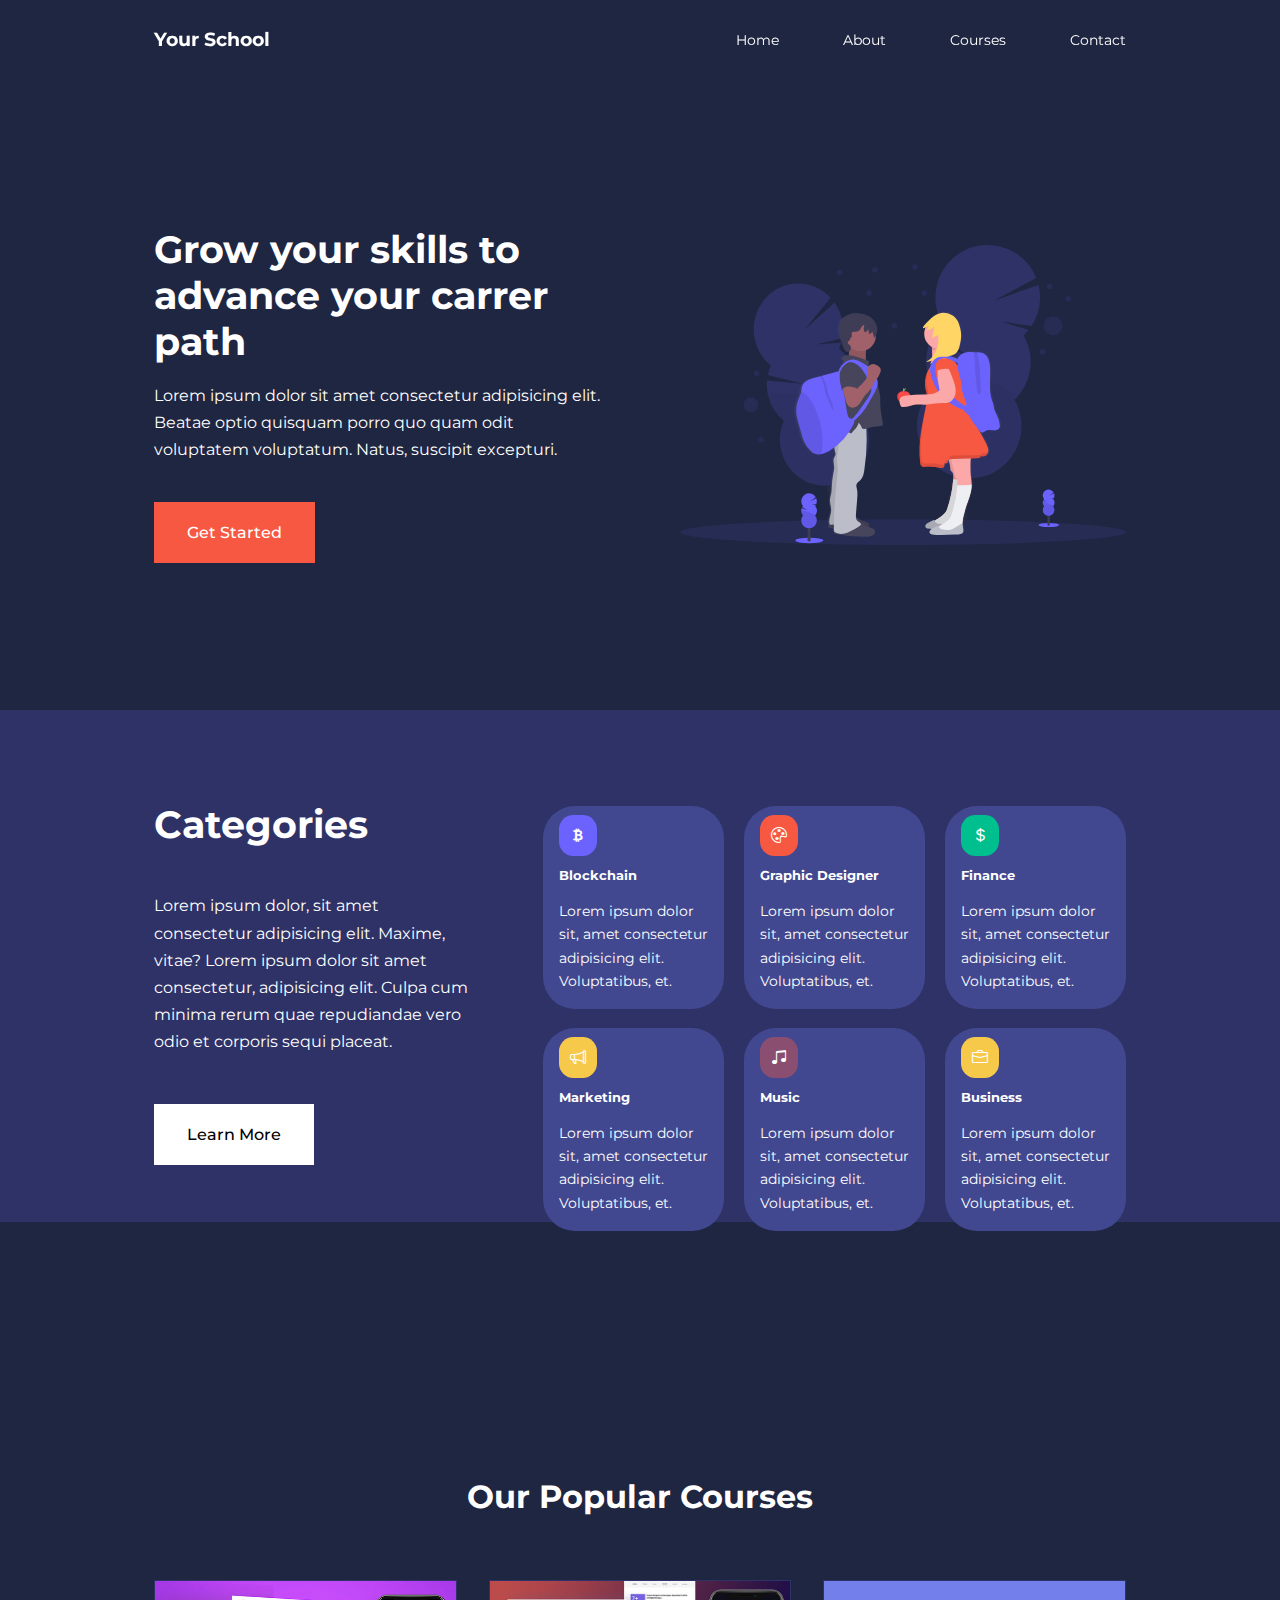
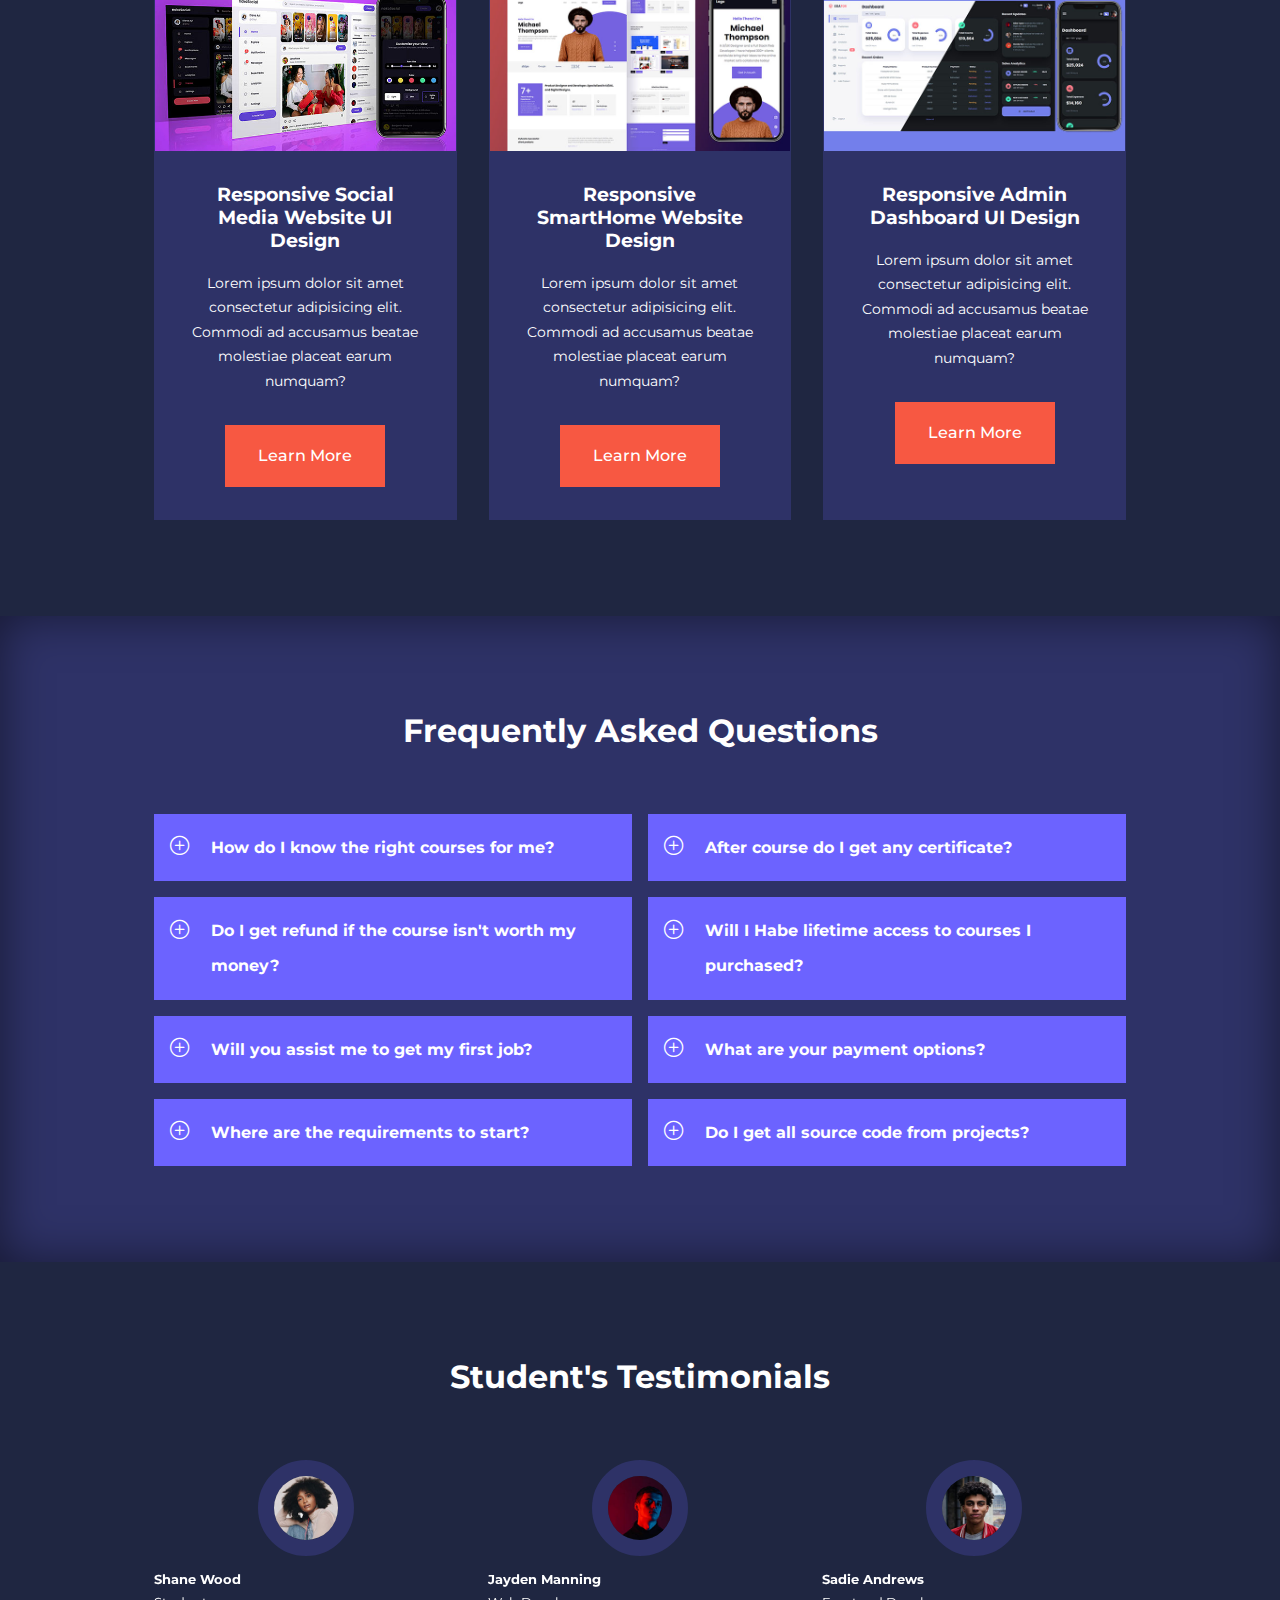
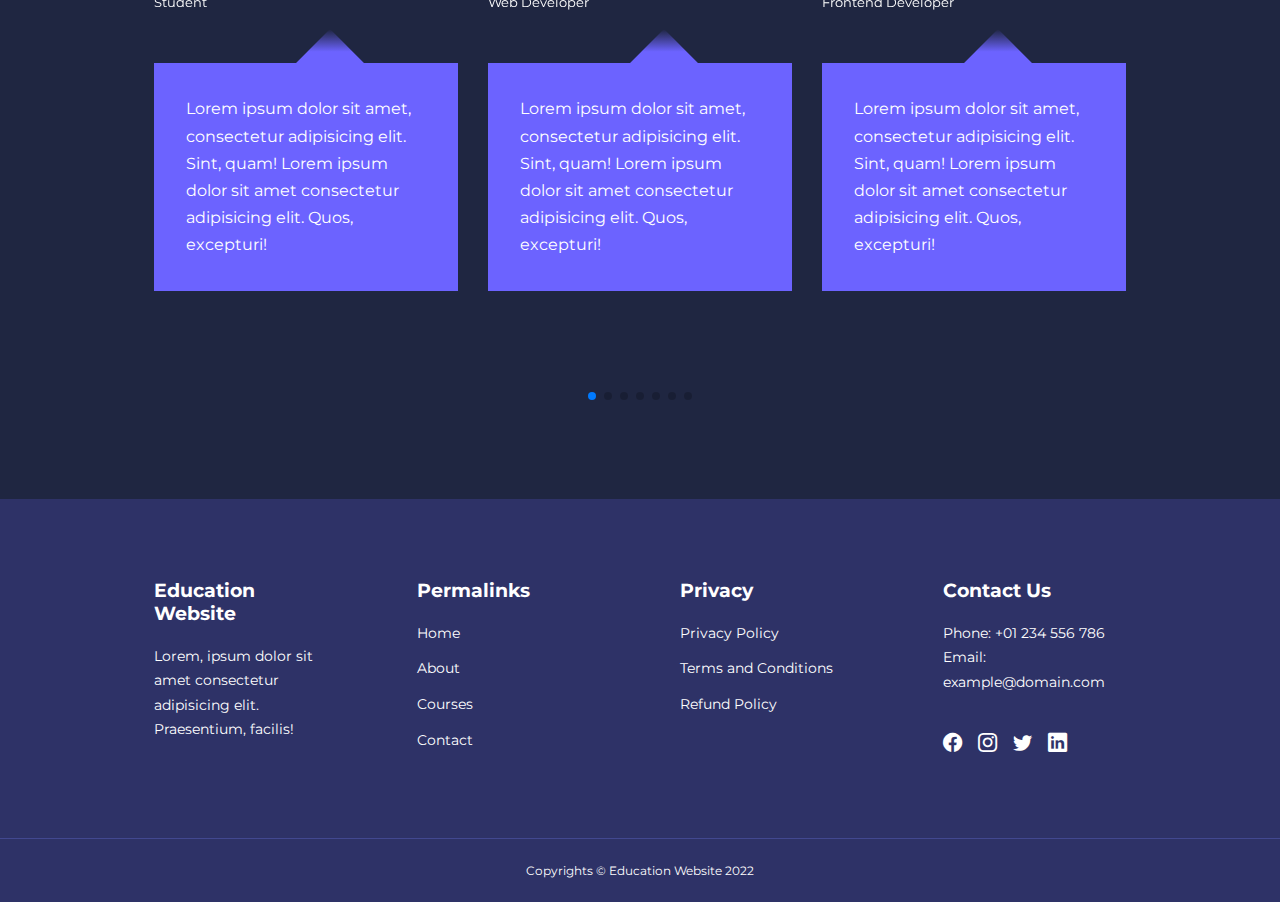
<file: index.html>
<!DOCTYPE html>
<html lang="en">
  <head>
    <meta charset="UTF-8" />
    <meta http-equiv="X-UA-Compatible" content="IE=edge" />
    <meta name="viewport" content="width=device-width, initial-scale=1.0" />

    <!-- bootstrap icons -->
    <link
      rel="stylesheet"
      href="https://cdn.jsdelivr.net/npm/bootstrap-icons@1.9.1/font/bootstrap-icons.css"
    />
    <!-- google fonts -->
    <link rel="preconnect" href="https://fonts.googleapis.com" />
    <link rel="preconnect" href="https://fonts.gstatic.com" crossorigin />
    <link
      href="https://fonts.googleapis.com/css2?family=Montserrat:wght@300;400;500;600;700;800;900&family=Poppins:wght@100;200;300;400;500;600;700;800;900&display=swap"
      rel="stylesheet"
    />
    <!-- swiper  -->
    <link
      rel="stylesheet"
      href="https://cdn.jsdelivr.net/npm/swiper@8/swiper-bundle.min.css"
    />
    <!-- custom styles-->
    <link rel="stylesheet" href="./css/style.css" />

    <title>Education Website</title>
  </head>
  <body>
    <!-- ! SECTION NAVBAR -->
    <nav>
      <div class="container nav-container">
        <a href="index.html"><h4>Your School</h4></a>
        <ul class="nav-menu">
          <li><a href="index.html">Home</a></li>

          <li><a href="about.html">About</a></li>
          <li><a href="courses.html">Courses</a></li>
          <li><a href="contact.html">Contact</a></li>
        </ul>
        <button id="open-menu-btn"><i class="bi bi-list"></i></button>
        <button id="close-menu-btn"><i class="bi bi-x-circle"></i></button>
      </div>
    </nav>
    <!-- ? END SECTION NAVBAR -->

    <!-- ! SECTION HEADER -->
    <header>
      <div class="container header-container">
        <div class="header-left">
          <h1>Grow your skills to advance your carrer path</h1>
          <p>
            Lorem ipsum dolor sit amet consectetur adipisicing elit. Beatae
            optio quisquam porro quo quam odit voluptatem voluptatum. Natus,
            suscipit excepturi.
          </p>
          <a href="courses.html" class="btn btn-primary">Get Started</a>
        </div>
        <div class="header-right">
          <div class="header-right-image">
            <img src="./images/header.svg" alt="image of two people talking" />
          </div>
        </div>
      </div>
    </header>
    <!-- ? END SECTION HEADER -->

    <!-- ! SECTION CATEGORIES -->
    <section class="categories">
      <div class="container categories-container">
        <div class="categories-left">
          <h1>Categories</h1>
          <p>
            Lorem ipsum dolor, sit amet consectetur adipisicing elit. Maxime,
            vitae? Lorem ipsum dolor sit amet consectetur, adipisicing elit.
            Culpa cum minima rerum quae repudiandae vero odio et corporis sequi
            placeat.
          </p>
          <a href="#" class="btn">Learn More</a>
        </div>

        <div class="categories-right">
          <article class="category">
            <span class="category-icon"
              ><i class="bi bi-currency-bitcoin"></i
            ></span>
            <h5>Blockchain</h5>
            <p>
              Lorem ipsum dolor sit, amet consectetur adipisicing elit.
              Voluptatibus, et.
            </p>
          </article>

          <article class="category">
            <span class="category-icon"><i class="bi bi-palette"></i></span>
            <h5>Graphic Designer</h5>
            <p>
              Lorem ipsum dolor sit, amet consectetur adipisicing elit.
              Voluptatibus, et.
            </p>
          </article>

          <article class="category">
            <span class="category-icon"
              ><i class="bi bi-currency-dollar"></i
            ></span>
            <h5>Finance</h5>
            <p>
              Lorem ipsum dolor sit, amet consectetur adipisicing elit.
              Voluptatibus, et.
            </p>
          </article>

          <article class="category">
            <span class="category-icon"><i class="bi bi-megaphone"></i></span>
            <h5>Marketing</h5>
            <p>
              Lorem ipsum dolor sit, amet consectetur adipisicing elit.
              Voluptatibus, et.
            </p>
          </article>

          <article class="category">
            <span class="category-icon"
              ><i class="bi bi-music-note-beamed"></i
            ></span>
            <h5>Music</h5>
            <p>
              Lorem ipsum dolor sit, amet consectetur adipisicing elit.
              Voluptatibus, et.
            </p>
          </article>

          <article class="category">
            <span class="category-icon"><i class="bi bi-briefcase"></i></span>
            <h5>Business</h5>
            <p>
              Lorem ipsum dolor sit, amet consectetur adipisicing elit.
              Voluptatibus, et.
            </p>
          </article>
        </div>
      </div>
    </section>
    <!-- ? END SECTION CATEGORIES -->

    <!-- ! SECTION COURSES -->
    <section class="courses">
      <h2>Our Popular Courses</h2>
      <div class="container courses-container">
        <article class="course">
          <div>
            <img src="./images/courses/course1.jpg" />
          </div>
          <div class="course-info">
            <h4>Responsive Social Media Website UI Design</h4>
            <p>
              Lorem ipsum dolor sit amet consectetur adipisicing elit. Commodi
              ad accusamus beatae molestiae placeat earum numquam?
            </p>
            <a href="courses.html" class="btn btn-primary">Learn More</a>
          </div>
        </article>

        <article class="course">
          <div>
            <img src="./images/courses/course2.jpg" />
          </div>
          <div class="course-info">
            <h4>Responsive SmartHome Website Design</h4>
            <p>
              Lorem ipsum dolor sit amet consectetur adipisicing elit. Commodi
              ad accusamus beatae molestiae placeat earum numquam?
            </p>
            <a href="courses.html" class="btn btn-primary">Learn More</a>
          </div>
        </article>

        <article class="course">
          <div>
            <img src="./images/courses/course3.jpg" />
          </div>
          <div class="course-info">
            <h4>Responsive Admin Dashboard UI Design</h4>
            <p>
              Lorem ipsum dolor sit amet consectetur adipisicing elit. Commodi
              ad accusamus beatae molestiae placeat earum numquam?
            </p>
            <a href="courses.html" class="btn btn-primary">Learn More</a>
          </div>
        </article>
      </div>
    </section>
    <!-- ? END SECTION COURSES -->

    <!-- ! SECTION FAQS -->
    <section class="faqs">
      <h2>Frequently Asked Questions</h2>
      <div class="container faqs-container">
        <article class="faq">
          <div class="faq-icon"><i class="bi bi-plus-circle"></i></div>
          <div class="question-answer">
            <h4>How do I know the right courses for me?</h4>
            <p>
              Lorem ipsum dolor sit amet consectetur adipisicing elit. At
              consequuntur rerum omnis beatae cum? Praesentium quae reiciendis
              non quas ipsa? Lorem ipsum dolor sit amet consectetur adipisicing
              elit. Perspiciatis, ducimus?
            </p>
          </div>
        </article>

        <article class="faq">
          <div class="faq-icon"><i class="bi bi-plus-circle"></i></div>
          <div class="question-answer">
            <h4>After course do I get any certificate?</h4>
            <p>
              Lorem ipsum dolor sit amet consectetur adipisicing elit. At
              consequuntur rerum omnis beatae cum? Praesentium quae reiciendis
              non quas ipsa? Lorem ipsum dolor sit amet consectetur adipisicing
              elit. Perspiciatis, ducimus?
            </p>
          </div>
        </article>

        <article class="faq">
          <div class="faq-icon"><i class="bi bi-plus-circle"></i></div>
          <div class="question-answer">
            <h4>Do I get refund if the course isn't worth my money?</h4>
            <p>
              Lorem ipsum dolor sit amet consectetur adipisicing elit. At
              consequuntur rerum omnis beatae cum? Praesentium quae reiciendis
              non quas ipsa? Lorem ipsum dolor sit amet consectetur adipisicing
              elit. Perspiciatis, ducimus?
            </p>
          </div>
        </article>

        <article class="faq">
          <div class="faq-icon"><i class="bi bi-plus-circle"></i></div>
          <div class="question-answer">
            <h4>Will I Habe lifetime access to courses I purchased?</h4>
            <p>
              Lorem ipsum dolor sit amet consectetur adipisicing elit. At
              consequuntur rerum omnis beatae cum? Praesentium quae reiciendis
              non quas ipsa? Lorem ipsum dolor sit amet consectetur adipisicing
              elit. Perspiciatis, ducimus?
            </p>
          </div>
        </article>

        <article class="faq">
          <div class="faq-icon"><i class="bi bi-plus-circle"></i></div>
          <div class="question-answer">
            <h4>Will you assist me to get my first job?</h4>
            <p>
              Lorem ipsum dolor sit amet consectetur adipisicing elit. At
              consequuntur rerum omnis beatae cum? Praesentium quae reiciendis
              non quas ipsa? Lorem ipsum dolor sit amet consectetur adipisicing
              elit. Perspiciatis, ducimus?
            </p>
          </div>
        </article>

        <article class="faq">
          <div class="faq-icon"><i class="bi bi-plus-circle"></i></div>
          <div class="question-answer">
            <h4>What are your payment options?</h4>
            <p>
              Lorem ipsum dolor sit amet consectetur adipisicing elit. At
              consequuntur rerum omnis beatae cum? Praesentium quae reiciendis
              non quas ipsa? Lorem ipsum dolor sit amet consectetur adipisicing
              elit. Perspiciatis, ducimus?
            </p>
          </div>
        </article>

        <article class="faq">
          <div class="faq-icon"><i class="bi bi-plus-circle"></i></div>
          <div class="question-answer">
            <h4>Where are the requirements to start?</h4>
            <p>
              Lorem ipsum dolor sit amet consectetur adipisicing elit. At
              consequuntur rerum omnis beatae cum? Praesentium quae reiciendis
              non quas ipsa? Lorem ipsum dolor sit amet consectetur adipisicing
              elit. Perspiciatis, ducimus?
            </p>
          </div>
        </article>

        <article class="faq">
          <div class="faq-icon"><i class="bi bi-plus-circle"></i></div>
          <div class="question-answer">
            <h4>Do I get all source code from projects?</h4>
            <p>
              Lorem ipsum dolor sit amet consectetur adipisicing elit. At
              consequuntur rerum omnis beatae cum? Praesentium quae reiciendis
              non quas ipsa? Lorem ipsum dolor sit amet consectetur adipisicing
              elit. Perspiciatis, ducimus?
            </p>
          </div>
        </article>
      </div>
    </section>
    <!-- ? END SECTION FAQS -->

    <!-- ! SECTION TESTIMONIALS -->
    <section class="container testimonials-container mySwiper">
      <h2>Student's Testimonials</h2>
      <div class="swiper-wrapper">
        <article class="testimonial swiper-slide">
          <div class="avatar">
            <img src="./images/avatars/avatar1.jpg" alt="" />
          </div>
          <div class="testimonials-info">
            <h5>Shane Wood</h5>
            <small>Student</small>
          </div>
          <div class="testimonial-body">
            <p>
              Lorem ipsum dolor sit amet, consectetur adipisicing elit. Sint,
              quam! Lorem ipsum dolor sit amet consectetur adipisicing elit.
              Quos, excepturi!
            </p>
          </div>
        </article>

        <article class="testimonial swiper-slide">
          <div class="avatar">
            <img src="./images/avatars/avatar2.jpg" alt="" />
          </div>
          <div class="testimonials-info">
            <h5>Jayden Manning</h5>
            <small>Web Developer</small>
          </div>
          <div class="testimonial-body">
            <p>
              Lorem ipsum dolor sit amet, consectetur adipisicing elit. Sint,
              quam! Lorem ipsum dolor sit amet consectetur adipisicing elit.
              Quos, excepturi!
            </p>
          </div>
        </article>

        <article class="testimonial swiper-slide">
          <div class="avatar">
            <img src="./images/avatars/avatar3.jpg" alt="" />
          </div>
          <div class="testimonials-info">
            <h5>Sadie Andrews</h5>
            <small>Frontend Developer</small>
          </div>
          <div class="testimonial-body">
            <p>
              Lorem ipsum dolor sit amet, consectetur adipisicing elit. Sint,
              quam! Lorem ipsum dolor sit amet consectetur adipisicing elit.
              Quos, excepturi!
            </p>
          </div>
        </article>

        <article class="testimonial swiper-slide">
          <div class="avatar">
            <img src="./images/avatars/avatar4.jpg" alt="" />
          </div>
          <div class="testimonials-info">
            <h5>Francisca Bryant</h5>
            <small>Backend Developer</small>
          </div>
          <div class="testimonial-body">
            <p>
              Lorem ipsum dolor sit amet, consectetur adipisicing elit. Sint,
              quam! Lorem ipsum dolor sit amet consectetur adipisicing elit.
              Quos, excepturi!
            </p>
          </div>
        </article>

        <article class="testimonial swiper-slide">
          <div class="avatar">
            <img src="./images/avatars/avatar5.jpg" alt="" />
          </div>
          <div class="testimonials-info">
            <h5>Lelia Pearson</h5>
            <small>Fullstack Developer</small>
          </div>
          <div class="testimonial-body">
            <p>
              Lorem ipsum dolor sit amet, consectetur adipisicing elit. Sint,
              quam! Lorem ipsum dolor sit amet consectetur adipisicing elit.
              Quos, excepturi!
            </p>
          </div>
        </article>

        <article class="testimonial swiper-slide">
          <div class="avatar">
            <img src="./images/avatars/avatar6.jpg" alt="" />
          </div>
          <div class="testimonials-info">
            <h5>Christine Holloway</h5>
            <small>Student</small>
          </div>
          <div class="testimonial-body">
            <p>
              Lorem ipsum dolor sit amet, consectetur adipisicing elit. Sint,
              quam! Lorem ipsum dolor sit amet consectetur adipisicing elit.
              Quos, excepturi!
            </p>
          </div>
        </article>

        <article class="testimonial swiper-slide">
          <div class="avatar">
            <img src="./images/avatars/avatar7.jpg" alt="" />
          </div>
          <div class="testimonials-info">
            <h5>Addiera Cruz</h5>
            <small>Enginer</small>
          </div>
          <div class="testimonial-body">
            <p>
              Lorem ipsum dolor sit amet, consectetur adipisicing elit. Sint,
              quam! Lorem ipsum dolor sit amet consectetur adipisicing elit.
              Quos, excepturi!
            </p>
          </div>
        </article>
      </div>
      <div class="swiper-pagination"></div>
    </section>
    <!-- ? END SECTION TESTIMONIALS -->

    <!-- ! SECTION FOOTER -->
    <footer>
      <div class="container footer-container">
        <div class="footer-1">
          <a href="index.html" class="footer-logo"
            ><h4>Education Website</h4></a
          >
          <p>
            Lorem, ipsum dolor sit amet consectetur adipisicing elit.
            Praesentium, facilis!
          </p>
        </div>

        <div class="footer-2">
          <h4>Permalinks</h4>
          <ul class="permalink-list">
            <li><a href="index.html">Home</a></li>
            <li><a href="about.html">About</a></li>
            <li><a href="courses.html">Courses</a></li>
            <li><a href="contact.html">Contact</a></li>
          </ul>
        </div>

        <div class="footer-3">
          <h4>Privacy</h4>
          <ul>
            <li><a href="#">Privacy Policy</a></li>
            <li><a href="#">Terms and Conditions</a></li>
            <li><a href="#">Refund Policy</a></li>
          </ul>
        </div>

        <div class="footer-4">
          <h4>Contact Us</h4>
          <div>
            <p>Phone: +01 234 556 786</p>
            <p>Email: example@domain.com</p>
          </div>

          <ul class="footer-socials">
            <li>
              <a href="#"><i class="bi bi-facebook"></i></a>
            </li>
            <li>
              <a href="#"><i class="bi bi-instagram"></i></a>
            </li>
            <li>
              <a href="#"><i class="bi bi-twitter"></i></a>
            </li>
            <li>
              <a href="#"><i class="bi bi-linkedin"></i></a>
            </li>
          </ul>
        </div>
      </div>

      <div class="footer-copyrights">
        <small>Copyrights &copy; Education Website 2022</small>
      </div>
    </footer>
    <!-- ? END SECTION FOOTER -->

    <script src="https://cdn.jsdelivr.net/npm/swiper@8/swiper-bundle.min.js"></script>
    <script src="js/main.js"></script>
  </body>
</html>
</file>
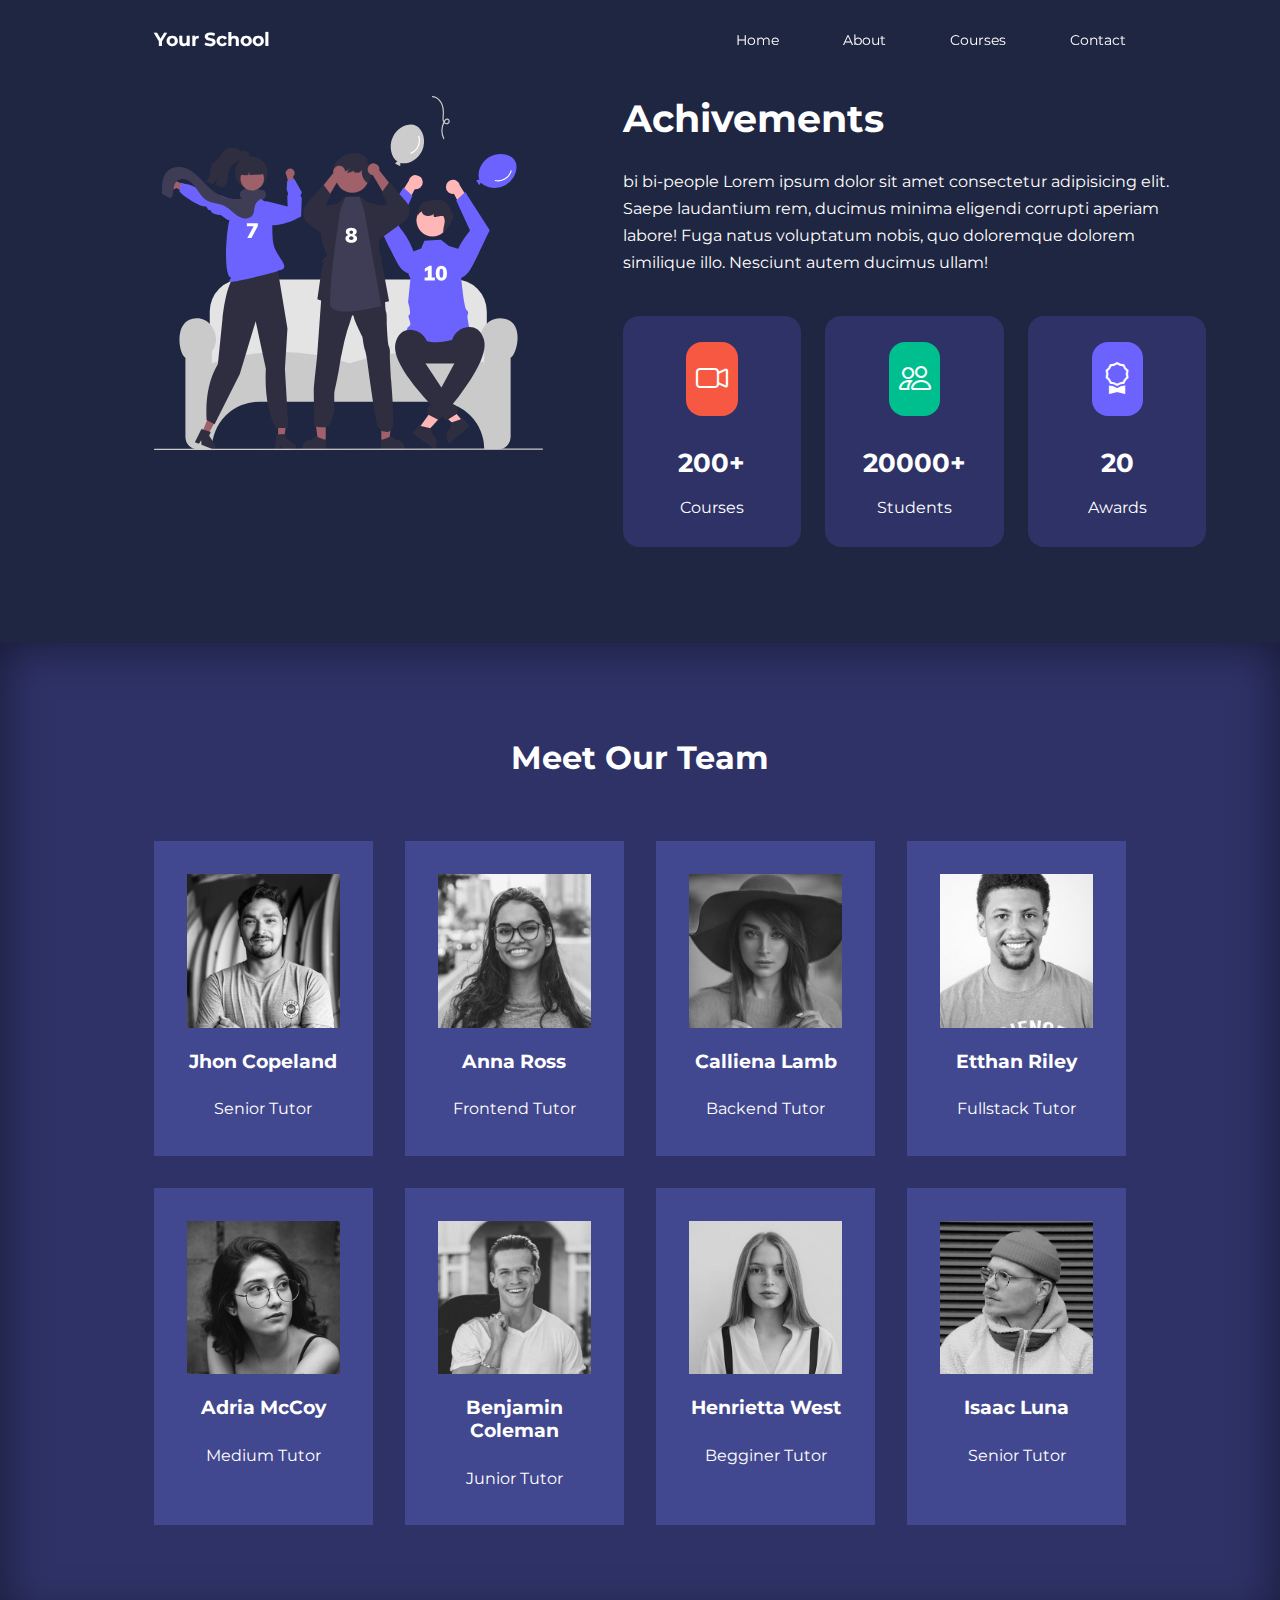
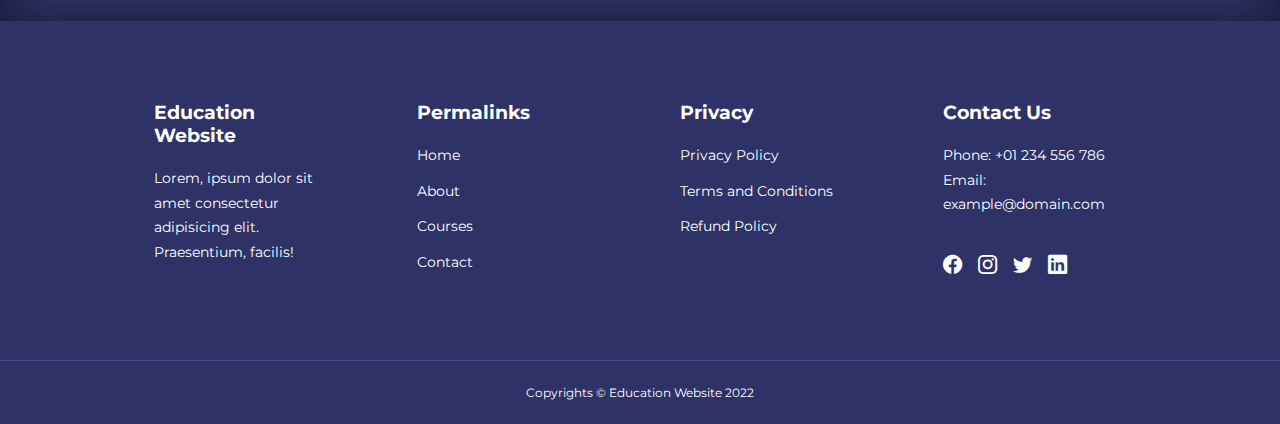
<file: about.html>
<!DOCTYPE html>
<html lang="en">
  <head>
    <meta charset="UTF-8" />
    <meta http-equiv="X-UA-Compatible" content="IE=edge" />
    <meta name="viewport" content="width=device-width, initial-scale=1.0" />

    <!-- bootstrap icons -->
    <link
      rel="stylesheet"
      href="https://cdn.jsdelivr.net/npm/bootstrap-icons@1.9.1/font/bootstrap-icons.css"
    />
    <!-- google fonts -->
    <link rel="preconnect" href="https://fonts.googleapis.com" />
    <link rel="preconnect" href="https://fonts.gstatic.com" crossorigin />
    <link
      href="https://fonts.googleapis.com/css2?family=Montserrat:wght@300;400;500;600;700;800;900&family=Poppins:wght@100;200;300;400;500;600;700;800;900&display=swap"
      rel="stylesheet"
    />
    <!-- swiper  -->
    <link
      rel="stylesheet"
      href="https://cdn.jsdelivr.net/npm/swiper@8/swiper-bundle.min.css"
    />
    <!-- custom styles-->
    <link rel="stylesheet" href="./css/style.css" />
    <link rel="stylesheet" href="./css/about.css" />

    <title>Education Website</title>
  </head>
  <body>
    <!-- ! SECTION NAVBAR -->
    <nav>
      <div class="container nav-container">
        <a href="index.html"><h4>Your School</h4></a>
        <ul class="nav-menu">
          <li><a href="index.html">Home</a></li>

          <li><a href="about.html">About</a></li>
          <li><a href="courses.html">Courses</a></li>
          <li><a href="contact.html">Contact</a></li>
        </ul>
        <button id="open-menu-btn"><i class="bi bi-list"></i></button>
        <button id="close-menu-btn"><i class="bi bi-x-circle"></i></button>
      </div>
    </nav>
    <!-- ? END SECTION NAVBAR -->

    <!-- ! SECTION ACHIEVEMENTS -->
    <section class="about-achievement">
      <div class="container about-achievement-container">
        <div class="about-achievement-left">
          <img src="./images/about-achievements.svg" alt="" />
        </div>

        <div class="about-achievement-right">
          <h1>Achivements</h1>
          <p>bi bi-people
            Lorem ipsum dolor sit amet consectetur adipisicing elit. Saepe
            laudantium rem, ducimus minima eligendi corrupti aperiam labore!
            Fuga natus voluptatum nobis, quo doloremque dolorem similique illo.
            Nesciunt autem ducimus ullam!
          </p>
          <div class="achievement-cards">
            <article class="achievement-card">
              <span class="achievement-icon">
                <i class="bi bi-camera-video"></i>
              </span>
              <h3>200+</h3>
              <p>Courses</p>
            </article>
            <article class="achievement-card">
              <span class="achievement-icon">
                <i class="bi bi-people"></i>
              </span>
              <h3>20000+</h3>
              <p>Students</p>
            </article>
            <article class="achievement-card">
              <span class="achievement-icon">
                <i class="bi bi-award"></i>
              </span>
              <h3>20</h3>
              <p>Awards</p>
            </article>
          </div>
        </div>
      </div>
    </section>
    <!-- ? SECTION ACHIVEMENTS -->

    <!-- ! SECTION TEAM-LIST -->
    <section class="team">
        <h2>Meet Our Team</h2>
        <div class="container team-container">
            <article class="team-member">
                <div class="team-member-image">
                    <img src="./images/team/tm1.jpg">
                </div>
                <div class="team-member-info">
                    <h4>Jhon Copeland</h4>
                    <p>Senior Tutor</p>
                </div>
                <div class="team-member-socials">
                    <a href="#"><i class="bi bi-instagram"></i></a>
                    <a href="#"><i class="bi bi-twitter"></i></a>
                    <a href="#"><i class="bi bi-linkedin"></i></a>
                </div>
            </article>
            <article class="team-member">
                <div class="team-member-image">
                    <img src="./images/team/tm2.jpg">
                </div>
                <div class="team-member-info">
                    <h4>Anna Ross</h4>
                    <p>Frontend Tutor</p>
                </div>
                <div class="team-member-socials">
                    <a href="#"><i class="bi bi-instagram"></i></a>
                    <a href="#"><i class="bi bi-twitter"></i></a>
                    <a href="#"><i class="bi bi-linkedin"></i></a>
                </div>
            </article>
            <article class="team-member">
                <div class="team-member-image">
                    <img src="./images/team/tm3.jpg">
                </div>
                <div class="team-member-info">
                    <h4>Calliena Lamb</h4>
                    <p>Backend Tutor</p>
                </div>
                <div class="team-member-socials">
                    <a href="#"><i class="bi bi-instagram"></i></a>
                    <a href="#"><i class="bi bi-twitter"></i></a>
                    <a href="#"><i class="bi bi-linkedin"></i></a>
                </div>
            </article>
            <article class="team-member">
                <div class="team-member-image">
                    <img src="./images/team/tm4.jpg">
                </div>
                <div class="team-member-info">
                    <h4>Etthan Riley</h4>
                    <p>Fullstack Tutor</p>
                </div>
                <div class="team-member-socials">
                    <a href="#"><i class="bi bi-instagram"></i></a>
                    <a href="#"><i class="bi bi-twitter"></i></a>
                    <a href="#"><i class="bi bi-linkedin"></i></a>
                </div>
            </article>
            <article class="team-member">
                <div class="team-member-image">
                    <img src="./images/team/tm5.jpg">
                </div>
                <div class="team-member-info">
                    <h4>Adria McCoy</h4>
                    <p>Medium Tutor</p>
                </div>
                <div class="team-member-socials">
                    <a href="#"><i class="bi bi-instagram"></i></a>
                    <a href="#"><i class="bi bi-twitter"></i></a>
                    <a href="#"><i class="bi bi-linkedin"></i></a>
                </div>
            </article>
            <article class="team-member">
                <div class="team-member-image">
                    <img src="./images/team/tm6.jpg">
                </div>
                <div class="team-member-info">
                    <h4>Benjamin Coleman</h4>
                    <p>Junior Tutor</p>
                </div>
                <div class="team-member-socials">
                    <a href="#"><i class="bi bi-instagram"></i></a>
                    <a href="#"><i class="bi bi-twitter"></i></a>
                    <a href="#"><i class="bi bi-linkedin"></i></a>
                </div>
            </article>
            <article class="team-member">
                <div class="team-member-image">
                    <img src="./images/team/tm7.jpg">
                </div>
                <div class="team-member-info">
                    <h4>Henrietta West</h4>
                    <p>Begginer Tutor</p>
                </div>
                <div class="team-member-socials">
                    <a href="#"><i class="bi bi-instagram"></i></a>
                    <a href="#"><i class="bi bi-twitter"></i></a>
                    <a href="#"><i class="bi bi-linkedin"></i></a>
                </div>
            </article>
            <article class="team-member">
                <div class="team-member-image">
                    <img src="./images/team/tm8.jpg">
                </div>
                <div class="team-member-info">
                    <h4>Isaac Luna</h4>
                    <p>Senior Tutor</p>
                </div>
                <div class="team-member-socials">
                    <a href="#"><i class="bi bi-instagram"></i></a>
                    <a href="#"><i class="bi bi-twitter"></i></a>
                    <a href="#"><i class="bi bi-linkedin"></i></a>
                </div>
            </article>
        </div>
    </section>
    <!-- ? END SECTION TEAM-LIST -->

    <!-- ! SECTION FOOTER -->
    <footer>
      <div class="container footer-container">
        <div class="footer-1">
          <a href="index.html" class="footer-logo"
            ><h4>Education Website</h4></a
          >
          <p>
            Lorem, ipsum dolor sit amet consectetur adipisicing elit.
            Praesentium, facilis!
          </p>
        </div>

        <div class="footer-2">
          <h4>Permalinks</h4>
          <ul class="permalink-list">
            <li><a href="index.html">Home</a></li>
            <li><a href="about.html">About</a></li>
            <li><a href="courses.html">Courses</a></li>
            <li><a href="contact.html">Contact</a></li>
          </ul>
        </div>

        <div class="footer-3">
          <h4>Privacy</h4>
          <ul>
            <li><a href="#">Privacy Policy</a></li>
            <li><a href="#">Terms and Conditions</a></li>
            <li><a href="#">Refund Policy</a></li>
          </ul>
        </div>

        <div class="footer-4">
          <h4>Contact Us</h4>
          <div>
            <p>Phone: +01 234 556 786</p>
            <p>Email: example@domain.com</p>
          </div>

          <ul class="footer-socials">
            <li>
              <a href="#"><i class="bi bi-facebook"></i></a>
            </li>
            <li>
              <a href="#"><i class="bi bi-instagram"></i></a>
            </li>
            <li>
              <a href="#"><i class="bi bi-twitter"></i></a>
            </li>
            <li>
              <a href="#"><i class="bi bi-linkedin"></i></a>
            </li>
          </ul>
        </div>
      </div>

      <div class="footer-copyrights">
        <small>Copyrights &copy; Education Website 2022</small>
      </div>
    </footer>
    <!-- ? END SECTION FOOTER -->

    <script src="https://cdn.jsdelivr.net/npm/swiper@8/swiper-bundle.min.js"></script>
    <script src="js/main.js"></script>
  </body>
</html>
</file>
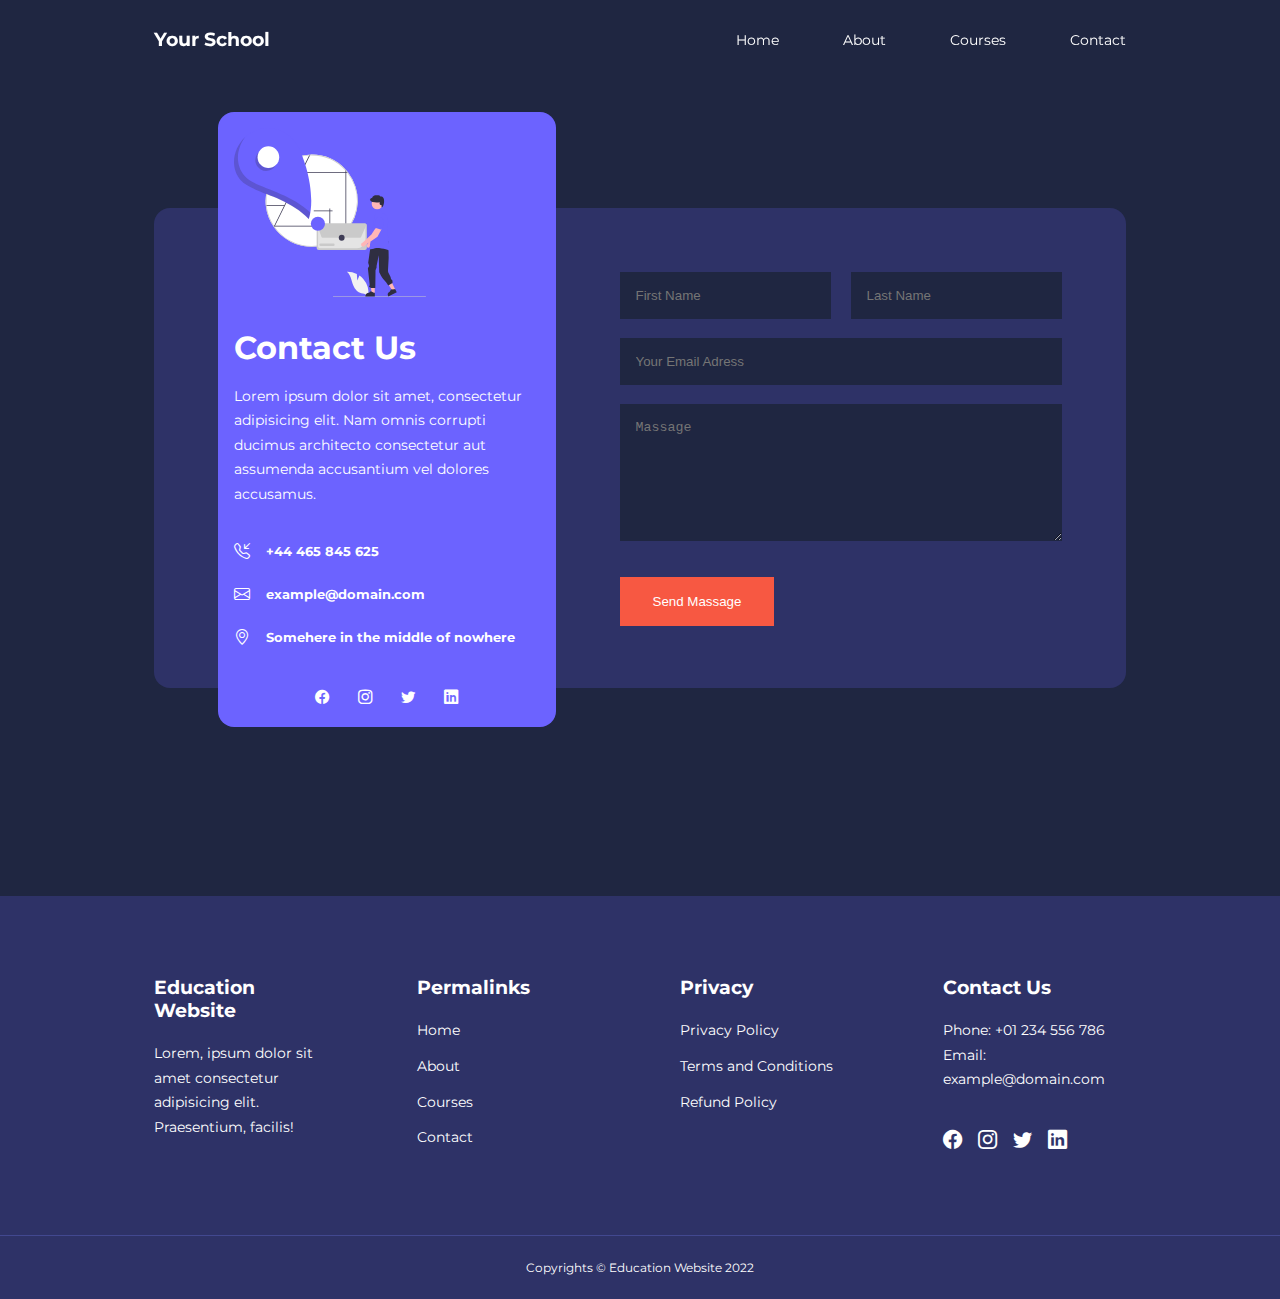
<file: contact.html>
<!DOCTYPE html>
<html lang="en">
  <head>
    <meta charset="UTF-8" />
    <meta http-equiv="X-UA-Compatible" content="IE=edge" />
    <meta name="viewport" content="width=device-width, initial-scale=1.0" />

    <!-- bootstrap icons -->
    <link
      rel="stylesheet"
      href="https://cdn.jsdelivr.net/npm/bootstrap-icons@1.9.1/font/bootstrap-icons.css"
    />
    <!-- google fonts -->
    <link rel="preconnect" href="https://fonts.googleapis.com" />
    <link rel="preconnect" href="https://fonts.gstatic.com" crossorigin />
    <link
      href="https://fonts.googleapis.com/css2?family=Montserrat:wght@300;400;500;600;700;800;900&family=Poppins:wght@100;200;300;400;500;600;700;800;900&display=swap"
      rel="stylesheet"
    />
    <!-- swiper  -->
    <link
      rel="stylesheet"
      href="https://cdn.jsdelivr.net/npm/swiper@8/swiper-bundle.min.css"
    />
    <!-- custom styles-->
    <link rel="stylesheet" href="./css/style.css" />
    <link rel="stylesheet" href="./css/contact.css" />

    <title>Education Website</title>
  </head>
  <body>
    <!-- ! SECTION NAVBAR -->
    <nav>
      <div class="container nav-container">
        <a href="index.html"><h4>Your School</h4></a>
        <ul class="nav-menu">
          <li><a href="index.html">Home</a></li>

          <li><a href="about.html">About</a></li>
          <li><a href="courses.html">Courses</a></li>
          <li><a href="contact.html">Contact</a></li>
        </ul>
        <button id="open-menu-btn"><i class="bi bi-list"></i></button>
        <button id="close-menu-btn"><i class="bi bi-x-circle"></i></button>
      </div>
    </nav>
    <!-- ? END SECTION NAVBAR -->

    <!-- ! SECTION CONTACT -->
    <section class="contact">
        <div class="container contact-container">
            <aside class="contact-aside">
                <div class="aside-img">
                    <img src="./images/contact.svg">
                </div>
                <h2>Contact Us</h2>
                <p>Lorem ipsum dolor sit amet, consectetur adipisicing elit. Nam omnis corrupti ducimus architecto consectetur aut assumenda accusantium vel dolores accusamus.</p>
                <ul class="contact-details">
                    <li>
                        <i class="bi bi-telephone-inbound"></i>
                        <h5>+44 465 845 625</h5>
                    </li>
                    <li>
                        <i class="bi bi-envelope"></i>
                        <h5>example@domain.com</h5>
                    </li>
                    <li>
                        <i class="bi bi-geo-alt"></i>
                        <h5>Somehere in the middle of nowhere </h5>
                    </li>
                </ul>
                <ul class="contact-socials">
                    <li>
                      <a href="#"><i class="bi bi-facebook"></i></a>
                    </li>
                    <li>
                      <a href="#"><i class="bi bi-instagram"></i></a>
                    </li>
                    <li>
                      <a href="#"><i class="bi bi-twitter"></i></a>
                    </li>
                    <li>
                      <a href="#"><i class="bi bi-linkedin"></i></a>
                    </li>
                  </ul>
            </aside>

            <form id="contact-form">
                <div class="form-name">
                    <input type="text" name="first-name" placeholder="First Name" required>
                    <input type="text" name="last-name" placeholder="Last Name" required>
                </div>
                <input type="email" name="email" placeholder="Your Email Adress" required>
                <textarea name="massage" placeholder="Massage" rows="7" required></textarea>
                <button type="submit" class="btn btn-primary">Send Massage</button>
            </form>
        </div>
    </section>
    <!-- ? END SECTION CONTACT -->




    <!-- ! SECTION FOOTER -->
    <footer>
      <div class="container footer-container">
        <div class="footer-1">
          <a href="index.html" class="footer-logo"
            ><h4>Education Website</h4></a
          >
          <p>
            Lorem, ipsum dolor sit amet consectetur adipisicing elit.
            Praesentium, facilis!
          </p>
        </div>

        <div class="footer-2">
          <h4>Permalinks</h4>
          <ul class="permalink-list">
            <li><a href="index.html">Home</a></li>
            <li><a href="about.html">About</a></li>
            <li><a href="courses.html">Courses</a></li>
            <li><a href="contact.html">Contact</a></li>
          </ul>
        </div>

        <div class="footer-3">
          <h4>Privacy</h4>
          <ul>
            <li><a href="#">Privacy Policy</a></li>
            <li><a href="#">Terms and Conditions</a></li>
            <li><a href="#">Refund Policy</a></li>
          </ul>
        </div>

        <div class="footer-4">
          <h4>Contact Us</h4>
          <div>
            <p>Phone: +01 234 556 786</p>
            <p>Email: example@domain.com</p>
          </div>

          <ul class="footer-socials">
            <li>
              <a href="#"><i class="bi bi-facebook"></i></a>
            </li>
            <li>
              <a href="#"><i class="bi bi-instagram"></i></a>
            </li>
            <li>
              <a href="#"><i class="bi bi-twitter"></i></a>
            </li>
            <li>
              <a href="#"><i class="bi bi-linkedin"></i></a>
            </li>
          </ul>
        </div>
      </div>

      <div class="footer-copyrights">
        <small>Copyrights &copy; Education Website 2022</small>
      </div>
    </footer>
    <!-- ? END SECTION FOOTER -->

    <script src="https://cdn.jsdelivr.net/npm/swiper@8/swiper-bundle.min.js"></script>
    <script src="js/main.js"></script>
  </body>
</html>
</file>
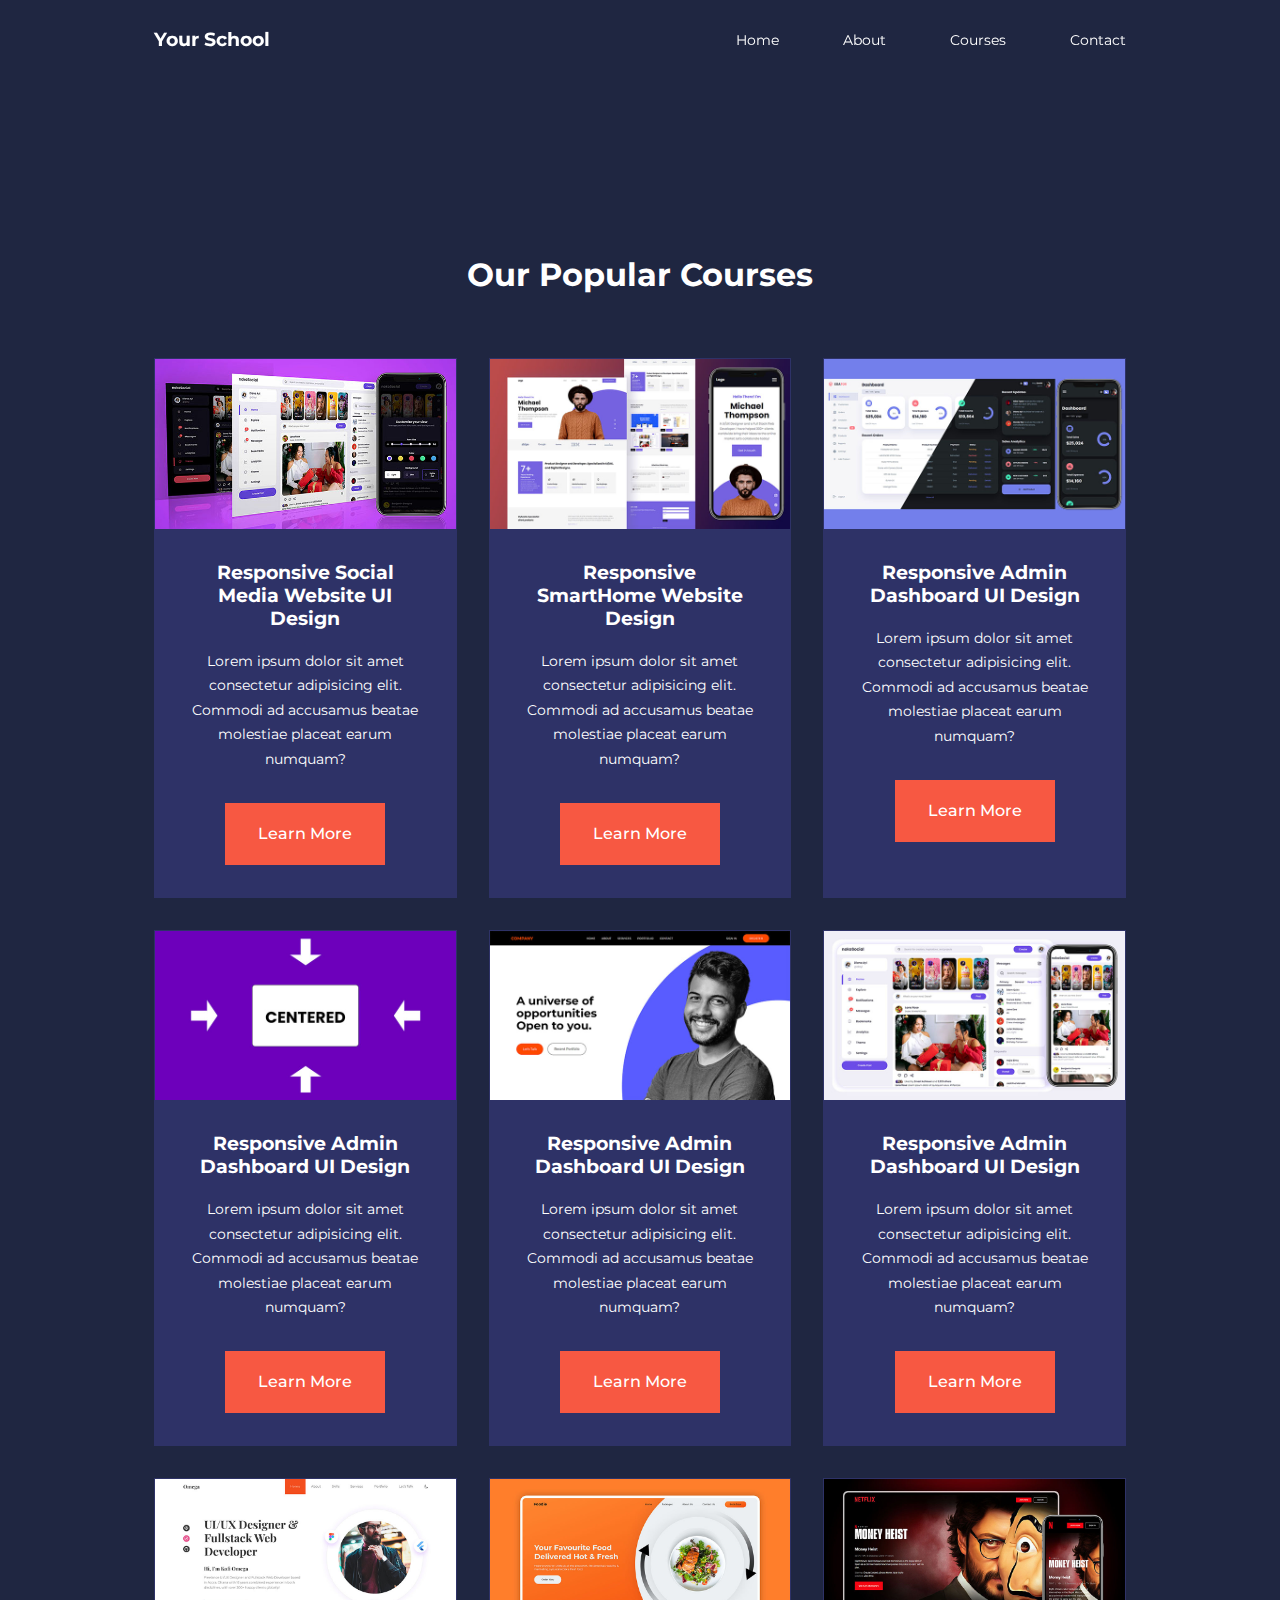
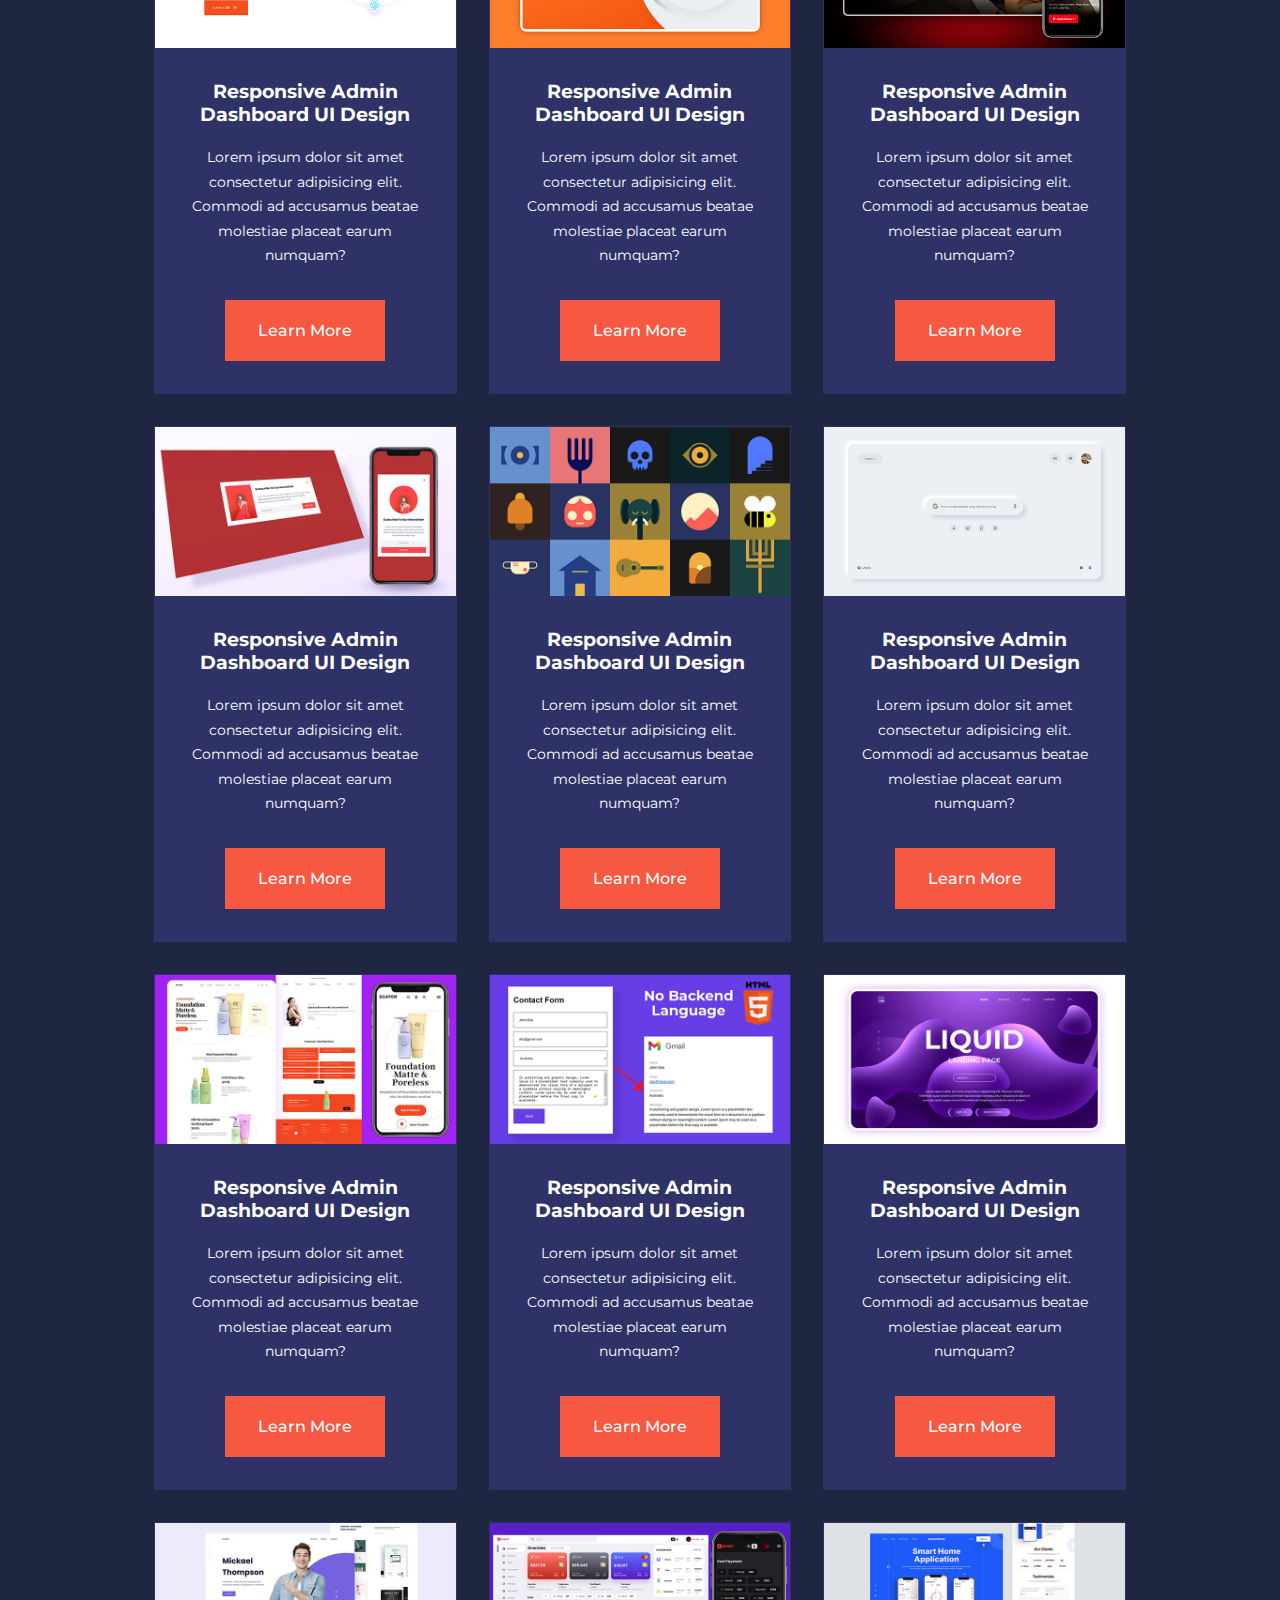
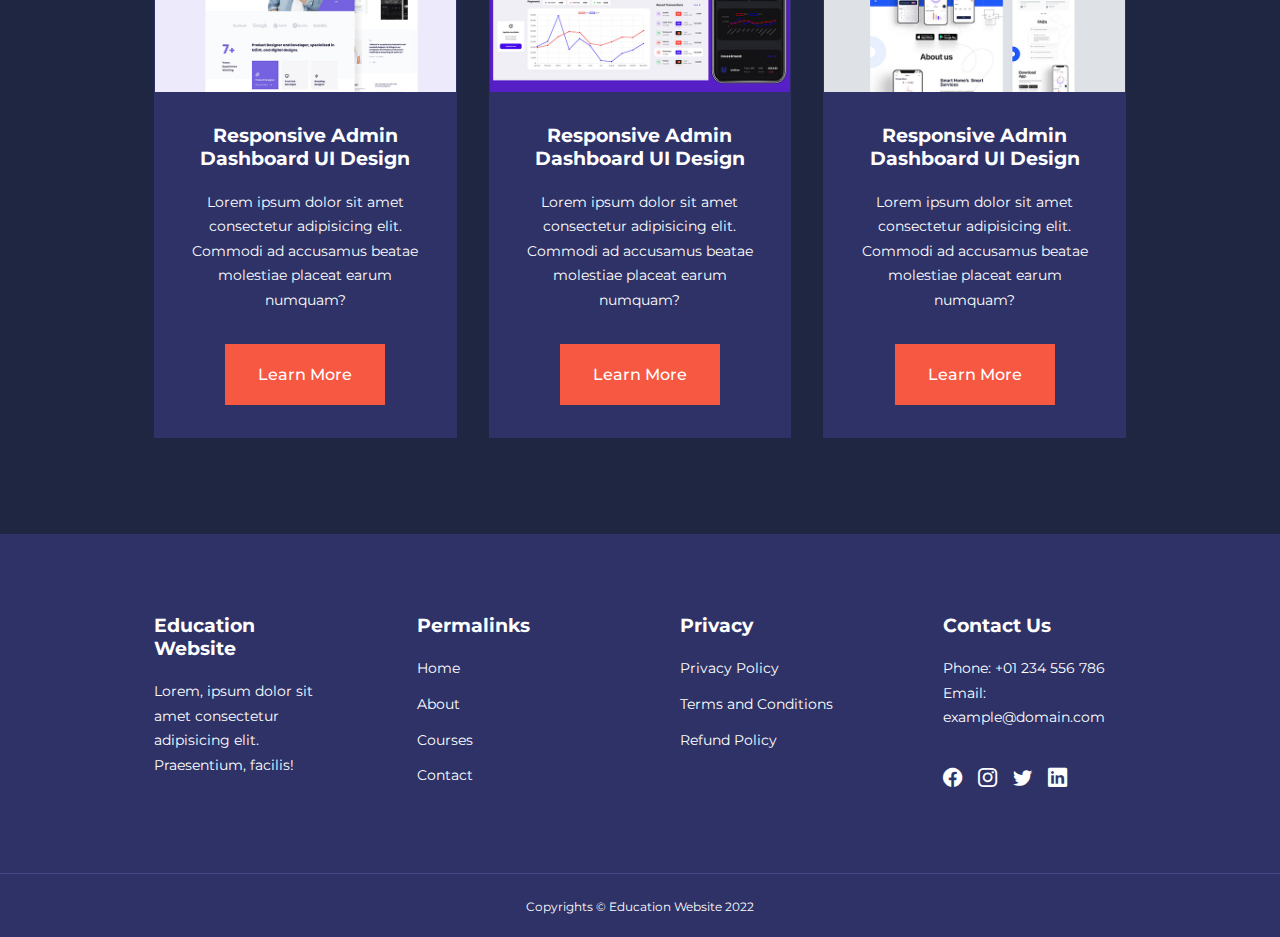
<file: courses.html>
<!DOCTYPE html>
<html lang="en">
  <head>
    <meta charset="UTF-8" />
    <meta http-equiv="X-UA-Compatible" content="IE=edge" />
    <meta name="viewport" content="width=device-width, initial-scale=1.0" />

    <!-- bootstrap icons -->
    <link
      rel="stylesheet"
      href="https://cdn.jsdelivr.net/npm/bootstrap-icons@1.9.1/font/bootstrap-icons.css"
    />
    <!-- google fonts -->
    <link rel="preconnect" href="https://fonts.googleapis.com" />
    <link rel="preconnect" href="https://fonts.gstatic.com" crossorigin />
    <link
      href="https://fonts.googleapis.com/css2?family=Montserrat:wght@300;400;500;600;700;800;900&family=Poppins:wght@100;200;300;400;500;600;700;800;900&display=swap"
      rel="stylesheet"
    />
    <!-- swiper  -->
    <link
      rel="stylesheet"
      href="https://cdn.jsdelivr.net/npm/swiper@8/swiper-bundle.min.css"
    />
    <!-- custom styles-->
    <link rel="stylesheet" href="./css/style.css" />

    <title>Education Website</title>
  </head>
  <body>
    <!-- ! SECTION NAVBAR -->
    <nav>
      <div class="container nav-container">
        <a href="index.html"><h4>Your School</h4></a>
        <ul class="nav-menu">
          <li><a href="index.html">Home</a></li>

          <li><a href="about.html">About</a></li>
          <li><a href="courses.html">Courses</a></li>
          <li><a href="contact.html">Contact</a></li>
        </ul>
        <button id="open-menu-btn"><i class="bi bi-list"></i></button>
        <button id="close-menu-btn"><i class="bi bi-x-circle"></i></button>
      </div>
    </nav>
    <!-- ? END SECTION NAVBAR -->

    <!-- ! SECTION COURSES -->
    <section class="courses">
            <h2>Our Popular Courses</h2>
            <div class="container courses-container">
              <article class="course">
                <div>
                  <img src="./images/courses/course1.jpg" />
                </div>
                <div class="course-info">
                  <h4>Responsive Social Media Website UI Design</h4>
                  <p>
                    Lorem ipsum dolor sit amet consectetur adipisicing elit. Commodi
                    ad accusamus beatae molestiae placeat earum numquam?
                  </p>
                  <a href="courses.html" class="btn btn-primary">Learn More</a>
                </div>
              </article>
      
              <article class="course">
                <div>
                  <img src="./images/courses/course2.jpg" />
                </div>
                <div class="course-info">
                  <h4>Responsive SmartHome Website Design</h4>
                  <p>
                    Lorem ipsum dolor sit amet consectetur adipisicing elit. Commodi
                    ad accusamus beatae molestiae placeat earum numquam?
                  </p>
                  <a href="courses.html" class="btn btn-primary">Learn More</a>
                </div>
              </article>
      
              <article class="course">
                <div>
                  <img src="./images/courses/course3.jpg" />
                </div>
                <div class="course-info">
                  <h4>Responsive Admin Dashboard UI Design</h4>
                  <p>
                    Lorem ipsum dolor sit amet consectetur adipisicing elit. Commodi
                    ad accusamus beatae molestiae placeat earum numquam?
                  </p>
                  <a href="courses.html" class="btn btn-primary">Learn More</a>
                </div>
              </article>
                    
              <article class="course">
                <div>
                  <img src="./images/courses/course4.jpg" />
                </div>
                <div class="course-info">
                  <h4>Responsive Admin Dashboard UI Design</h4>
                  <p>
                    Lorem ipsum dolor sit amet consectetur adipisicing elit. Commodi
                    ad accusamus beatae molestiae placeat earum numquam?
                  </p>
                  <a href="courses.html" class="btn btn-primary">Learn More</a>
                </div>
              </article>
                    
              <article class="course">
                <div>
                  <img src="./images/courses/course5.jpg" />
                </div>
                <div class="course-info">
                  <h4>Responsive Admin Dashboard UI Design</h4>
                  <p>
                    Lorem ipsum dolor sit amet consectetur adipisicing elit. Commodi
                    ad accusamus beatae molestiae placeat earum numquam?
                  </p>
                  <a href="courses.html" class="btn btn-primary">Learn More</a>
                </div>
              </article>
                    
              <article class="course">
                <div>
                  <img src="./images/courses/course6.jpg" />
                </div>
                <div class="course-info">
                  <h4>Responsive Admin Dashboard UI Design</h4>
                  <p>
                    Lorem ipsum dolor sit amet consectetur adipisicing elit. Commodi
                    ad accusamus beatae molestiae placeat earum numquam?
                  </p>
                  <a href="courses.html" class="btn btn-primary">Learn More</a>
                </div>
              </article>
                    
              <article class="course">
                <div>
                  <img src="./images/courses/course7.jpg" />
                </div>
                <div class="course-info">
                  <h4>Responsive Admin Dashboard UI Design</h4>
                  <p>
                    Lorem ipsum dolor sit amet consectetur adipisicing elit. Commodi
                    ad accusamus beatae molestiae placeat earum numquam?
                  </p>
                  <a href="courses.html" class="btn btn-primary">Learn More</a>
                </div>
              </article>
                    
              <article class="course">
                <div>
                  <img src="./images/courses/course8.jpg" />
                </div>
                <div class="course-info">
                  <h4>Responsive Admin Dashboard UI Design</h4>
                  <p>
                    Lorem ipsum dolor sit amet consectetur adipisicing elit. Commodi
                    ad accusamus beatae molestiae placeat earum numquam?
                  </p>
                  <a href="courses.html" class="btn btn-primary">Learn More</a>
                </div>
              </article>
                    
              <article class="course">
                <div>
                  <img src="./images/courses/course9.jpg" />
                </div>
                <div class="course-info">
                  <h4>Responsive Admin Dashboard UI Design</h4>
                  <p>
                    Lorem ipsum dolor sit amet consectetur adipisicing elit. Commodi
                    ad accusamus beatae molestiae placeat earum numquam?
                  </p>
                  <a href="courses.html" class="btn btn-primary">Learn More</a>
                </div>
              </article>
                    
              <article class="course">
                <div>
                  <img src="./images/courses/course10.jpg" />
                </div>
                <div class="course-info">
                  <h4>Responsive Admin Dashboard UI Design</h4>
                  <p>
                    Lorem ipsum dolor sit amet consectetur adipisicing elit. Commodi
                    ad accusamus beatae molestiae placeat earum numquam?
                  </p>
                  <a href="courses.html" class="btn btn-primary">Learn More</a>
                </div>
              </article>
                    
              <article class="course">
                <div>
                  <img src="./images/courses/course11.jpg" />
                </div>
                <div class="course-info">
                  <h4>Responsive Admin Dashboard UI Design</h4>
                  <p>
                    Lorem ipsum dolor sit amet consectetur adipisicing elit. Commodi
                    ad accusamus beatae molestiae placeat earum numquam?
                  </p>
                  <a href="courses.html" class="btn btn-primary">Learn More</a>
                </div>
              </article>
                    
              <article class="course">
                <div>
                  <img src="./images/courses/course12.jpg" />
                </div>
                <div class="course-info">
                  <h4>Responsive Admin Dashboard UI Design</h4>
                  <p>
                    Lorem ipsum dolor sit amet consectetur adipisicing elit. Commodi
                    ad accusamus beatae molestiae placeat earum numquam?
                  </p>
                  <a href="courses.html" class="btn btn-primary">Learn More</a>
                </div>
              </article>
                    
              <article class="course">
                <div>
                  <img src="./images/courses/course13.jpg" />
                </div>
                <div class="course-info">
                  <h4>Responsive Admin Dashboard UI Design</h4>
                  <p>
                    Lorem ipsum dolor sit amet consectetur adipisicing elit. Commodi
                    ad accusamus beatae molestiae placeat earum numquam?
                  </p>
                  <a href="courses.html" class="btn btn-primary">Learn More</a>
                </div>
              </article>
                    
              <article class="course">
                <div>
                  <img src="./images/courses/course14.jpg" />
                </div>
                <div class="course-info">
                  <h4>Responsive Admin Dashboard UI Design</h4>
                  <p>
                    Lorem ipsum dolor sit amet consectetur adipisicing elit. Commodi
                    ad accusamus beatae molestiae placeat earum numquam?
                  </p>
                  <a href="courses.html" class="btn btn-primary">Learn More</a>
                </div>
              </article>
                    
              <article class="course">
                <div>
                  <img src="./images/courses/course15.jpg" />
                </div>
                <div class="course-info">
                  <h4>Responsive Admin Dashboard UI Design</h4>
                  <p>
                    Lorem ipsum dolor sit amet consectetur adipisicing elit. Commodi
                    ad accusamus beatae molestiae placeat earum numquam?
                  </p>
                  <a href="courses.html" class="btn btn-primary">Learn More</a>
                </div>
              </article>
                    
              <article class="course">
                <div>
                  <img src="./images/courses/course16.jpg" />
                </div>
                <div class="course-info">
                  <h4>Responsive Admin Dashboard UI Design</h4>
                  <p>
                    Lorem ipsum dolor sit amet consectetur adipisicing elit. Commodi
                    ad accusamus beatae molestiae placeat earum numquam?
                  </p>
                  <a href="courses.html" class="btn btn-primary">Learn More</a>
                </div>
              </article>
                    
              <article class="course">
                <div>
                  <img src="./images/courses/course17.jpg" />
                </div>
                <div class="course-info">
                  <h4>Responsive Admin Dashboard UI Design</h4>
                  <p>
                    Lorem ipsum dolor sit amet consectetur adipisicing elit. Commodi
                    ad accusamus beatae molestiae placeat earum numquam?
                  </p>
                  <a href="courses.html" class="btn btn-primary">Learn More</a>
                </div>
              </article>
                    
              <article class="course">
                <div>
                  <img src="./images/courses/course18.jpg" />
                </div>
                <div class="course-info">
                  <h4>Responsive Admin Dashboard UI Design</h4>
                  <p>
                    Lorem ipsum dolor sit amet consectetur adipisicing elit. Commodi
                    ad accusamus beatae molestiae placeat earum numquam?
                  </p>
                  <a href="courses.html" class="btn btn-primary">Learn More</a>
                </div>
              </article>
            </div>
    </section>
    <!-- ? END SECTION COURSES -->
      

    <!-- ! SECTION FOOTER -->
    <footer>
      <div class="container footer-container">
        <div class="footer-1">
          <a href="index.html" class="footer-logo"
            ><h4>Education Website</h4></a
          >
          <p>
            Lorem, ipsum dolor sit amet consectetur adipisicing elit.
            Praesentium, facilis!
          </p>
        </div>

        <div class="footer-2">
          <h4>Permalinks</h4>
          <ul class="permalink-list">
            <li><a href="index.html">Home</a></li>
            <li><a href="about.html">About</a></li>
            <li><a href="courses.html">Courses</a></li>
            <li><a href="contact.html">Contact</a></li>
          </ul>
        </div>

        <div class="footer-3">
          <h4>Privacy</h4>
          <ul>
            <li><a href="#">Privacy Policy</a></li>
            <li><a href="#">Terms and Conditions</a></li>
            <li><a href="#">Refund Policy</a></li>
          </ul>
        </div>

        <div class="footer-4">
          <h4>Contact Us</h4>
          <div>
            <p>Phone: +01 234 556 786</p>
            <p>Email: example@domain.com</p>
          </div>

          <ul class="footer-socials">
            <li>
              <a href="#"><i class="bi bi-facebook"></i></a>
            </li>
            <li>
              <a href="#"><i class="bi bi-instagram"></i></a>
            </li>
            <li>
              <a href="#"><i class="bi bi-twitter"></i></a>
            </li>
            <li>
              <a href="#"><i class="bi bi-linkedin"></i></a>
            </li>
          </ul>
        </div>
      </div>

      <div class="footer-copyrights">
        <small>Copyrights &copy; Education Website 2022</small>
      </div>
    </footer>
    <!-- ? END SECTION FOOTER -->

    <script src="https://cdn.jsdelivr.net/npm/swiper@8/swiper-bundle.min.js"></script>
    <script src="js/main.js"></script>
  </body>
</html>
</file>
<file: css/style.css>
* {
    margin: 0;
    padding: 0;
    border: 0;
    outline: 0;
    text-decoration: none;
    list-style: none;
    box-sizing: border-box;
}

:root {
    --color-primary: #6c63ff;
    --color-success: #00bf8e;
    --color-warning: #f7c94b;
    --color-danger: #f75842;
    --color-danger-variant: rgba(247,88,66,0.4);
    --color-white: #fff;
    --color-light: #rgba(255,255,255,0.7);
    --color-black: #000;
    --color-bg-main: #1f2641;
    --color-bg-secondary: #2e3267;
    --color-bg-tertiary: #424890;

    --container-width-lg: 76%;
    --container-width-md: 90%;
    --container-width-sm: 94%;

    --transition: all 400ms ease;

}

body {
    font-family: "Montserrat", sans-serif;
    line-height: 1.7;
    color: var(--color-white);
    background: var(--color-bg-main);
}

.container {
    width: var(--container-width-lg);
    margin: 0 auto;
}

section {
    padding: 6rem 0;
}

section h2 {
    text-align: center;
    margin-bottom: 4rem;
}

h1, h2, h3, h4, h5 {
    line-height: 1.2;
}

h1 {
    font-size: 2.4rem;
}

h2 {
    font-size: 2rem;
}

h3 {
    font-size: 1.6rem;
}

h4 {
    font-size: 1.2rem;
}

a {
    color: var(--color-white);
}

img {
    width: 100%;
    display: block;
    object-fit: cover;
}

.btn {
    display: inline-block;
    background: var(--color-white);
    color: var(--color-black);
    padding: 1rem 2rem;
    border: 1px solid transparent;
    font-weight: 500;
    transition: var(--transition);
}

.btn:hover {
    background: transparent;
    color: var(--color-white);
    border-color: var(--color-white);
}

.btn-primary {
    background: var(--color-danger);
    color: var(--color-white);
}
@keyframes animateNavItemsOpen {
    0% {
        transform: rotateZ(-90deg) rotateX(90deg) scale(0.1);
    }
    100% {
        transform: rotateZ(0) rotateX(0deg) scale(1);
        opacity: 1;
    }
}

/*  NAVBAR */

nav {
    width: 100vw;
    height: 5rem;
    position: fixed;
    top: 0;
    z-index: 11;
}

/* class toogle for changing style of navbar*/
.window-scroll {
    background: var(--color-primary);
    box-shadow: 0 1rem 2rem rgba(0, 0 , 0, 0.2);
}

.nav-container {
    height: 100%;
    display: flex;
    justify-content: space-between;
    align-items: center;
}

nav button {
    display: none;
}

.nav-menu {
    display: flex;
    align-items: center;
    gap: 4rem;
}

.nav-menu a {
    font-size: 0.9rem;
    transition: var(--transition);
}

.nav-menu a:hover {
    color: var(--color-bg-secondary);
}


/* HEADER */

header {
    position: relative;
    top: 5rem;
    overflow: hidden;
    height: 70vh;
    margin-bottom: 5rem;
}

.header-container {
    display: grid;
    grid-template-columns: 1fr 1fr;
    align-items: center;
    gap: 5rem;
    height: 100%;
}

.header-left p {
    margin: 1rem 0 2.4rem;
}

/* CATEGORIES */

.categories {
    background: var(--color-bg-secondary);
    height: 32rem;
}

.categories h1 {
    line-height: 1;
    margin-bottom: 3rem;
}

.categories-container {
    display: grid;
    grid-template-columns: 40% 60%;
}

.categories-left {
    margin-right: 4rem;
}

.categories-left p {
    margin: 1rem 0 3rem;
}

.categories-right {
    display: grid;
    grid-template-columns: repeat(3, 1fr);
    gap: 1.2rem;
}

.category {
    background: var(--color-bg-tertiary);
    padding: 1rem;
    border-radius: 2rem;
    transition: var(--transition);
}

.category:nth-child(2) .category-icon {
    background: var(--color-danger);
}
.category:nth-child(3) .category-icon {
    background: var(--color-success);
}
.category:nth-child(4) .category-icon {
    background: var(--color-warning);
}
.category:nth-child(5) .category-icon {
    background: var(--color-danger-variant);
}
.category:nth-child(6) .category-icon {
    background: var(--color-warning);
}

.category:hover {
    box-shadow: 0 3rem 3rem rgba(0, 0 , 0, 0.3);
    z-index: 1;
}

.category-icon {
    background: var(--color-primary);
    padding: 0.7rem;
    border-radius: 0.9rem;
}

.category h5 {
    margin: 1.2rem 0 1rem;
}

.category p {
    font-size: 0.85rem;
}

/* SECTION COURSES */

.courses {
    margin-top: 10rem;
}

.courses-container {
    display: grid;
    grid-template-columns: repeat(3, 1fr);
    gap: 2rem;
}

.course {
    background: var(--color-bg-secondary);
    border: 1px solid transparent;
    text-align: center;
    transition: var(--transition);
}

.course:hover {
    background: transparent;
    border-color: var(--color-primary);
}

.course-info {
    padding: 2rem;
}

.course-info p {
    margin: 1.2rem 0 2rem;
    font-size: 0.9rem;
}

/* SECTION FAQS */

.faqs {
    background: var(--color-bg-secondary);
    box-shadow: inset 0 0 3rem rgba(0, 0 , 0, 0.5);
}

.faqs-container {
    display: grid;
    grid-template-columns: 1fr 1fr;
    gap: 1rem;
}

.faq {
    padding: 1rem;
    display: flex;
    align-items: center;
    gap: 1.4rem;
    height: fit-content;
    background: var(--color-primary);
    cursor: pointer;
}

.faq h4 {
    font-size: 1rem;
    line-height: 2.2;
}

.faq-icon {
    align-self: flex-start;
    font-size: 1.2rem;
}

.faq p {
    margin-top: 0.8rem;
    display: none;
}

.faq.open p {
    display: block;
}

/*  SECTION TESTIMONIALS */

.testimonials-container {
    overflow-x: hidden;
    position: relative;
    margin-bottom: 5rem;
}

.testimonial {
    padding-bottom: 2rem;
}

.avatar {
    width: 6rem;
    height: 6rem;
    border-radius: 50%;
    overflow: hidden;
    margin: 0 auto 1rem;
    border: 1rem solid var(--color-bg-secondary);
}

.testimonial-info {
    text-align: center;
}

.testimonial-body {
    background: var(--color-primary);
    padding: 2rem;
    margin-top: 3rem;
    position: relative;
}

.testimonial-body::before {
    content: "";
    display: block;
    background: linear-gradient(
        135deg, transparent, 
        var(--color-primary), 
        var(--color-primary), 
        var(--color-primary));
    width: 3rem;
    height: 3rem;
    position: absolute;
    left: 50%;
    top: -1.5rem;
    transform: rotate(45deg);
}

/* SECTION FOOTER */

footer {
    background: var(--color-bg-secondary);
    padding-top: 5rem;
    font-size: 0.9rem;
}

.footer-container {
    display: grid;
    grid-template-columns: repeat(4, 1fr);
    gap: 5rem;
}

footer .container > div h4 {
    margin-bottom: 1.2rem;
}

footer ul li {
    margin-bottom: 0.7rem;
}

footer ul li:hover {
    text-decoration: underline;
    cursor: pointer;
}

.footer-1 p {
    margin:  0 0 2rem;
}

footer .footer-socials {
    display: flex;
    gap: 1rem;
    font-size: 1.2rem;
    margin-top: 2rem;
}

.footer-copyrights {
    text-align: center;
    margin-top: 4rem;
    padding: 1.2rem 0;
    border-top: 1px solid var(--color-bg-tertiary);
}




/*  media queries */

@media screen and ( max-width: 1024px) {
    /* global media */
    .container {
        width: var(--container-width-md);
    }
    h1 {
        font-size: 2.2rem;
    }
    h2 {
        font-size: 1.7rem;
    }
    h3 {
        font-size: 1.4rem;
    }
    h4 {
        font-size: 1.2rem;
    }
    /* navbar mobile with dropdown */
    nav button {
        display: inline-block;
        background: transparent;
        font-size: 1.8rem;
        color: var(--color-white);
        cursor: pointer;
    }
    nav button#close-menu-btn {
        display: none;
    }
    .nav-menu {
        position: fixed;
        top: 5rem;
        right: 5%;
        height: fit-content;
        width: 18rem;
        flex-direction: column;
        gap: 0;
        display: none;
    }
    .nav-menu li {
        width: 100%;
        height: 5.8rem;
        animation: animateNavItemsOpen 400ms linear forwards;
        transform-origin: top right;
        opacity: 0;
    }
    .nav-menu li:nth-child(2) {
        animation-delay: 200ms;
    }
    .nav-menu li:nth-child(3) {
        animation-delay: 400ms;
    }
    .nav-menu li:nth-child(4) {
        animation-delay: 600ms;
    }
    .nav-menu li a {
        background: var(--color-primary);
        box-shadow:  -4rem 6rem 10rem rgba(0, 0, 0, 0.6);
        width: 100%;
        height: 100%;
        display: grid;
        place-items: center;
    }
    .nav-menu li a:hover {
        background: var(--color-bg-tertiary);
        color: var(--color-white);
    }
    /* header */
    header {
        height: 52vh;
        margin-bottom: 4rem;
    }
    .header-container {
        gap: 0;
        padding-bottom: 3rem;
    }
    /* categories */
    .categories {
        height: auto;
    }
    .categories-container {
        grid-template-columns: 1fr;
        gap: 3rem;
    }
    .categories-left {
        margin-left: 0;
    }
    /* courses */
    .courses {
        margin-top: 0;
    }
    .courses-container {
        grid-template-columns: 1fr 1fr;
    }
    /* faqs */
    .faqs-container {
        grid-template-columns: 1fr;
    }
    .faq {
        padding: 1.5rem;
    }
    /* footer */
    .footer-container {
        grid-template-columns: 1fr 1fr;
    }
}

@media screen and (max-width: 600px) {
    .container {
        width: var(--container-width-sm);
    }
    /* navbar */
    .nav-menu {
        right: 3%;
    }
    /* header */
    header {
        height: auto;
    }
    .header-container {
        grid-template-columns: 1fr;
        text-align: center;
        margin-top: 0;
    }
    .header-left p {
        margin-bottom: 1.3rem;
    }
    .header-right {
        padding-bottom: 0.8rem;
    }
    .header-right-image img{
        margin-bottom: 0.8rem;
    }
    /* categories */
    .categories {
        padding-top: 2rem;
    }
    .categories-left {
        text-align: center;
        margin: 0;
    }
    .categories-right {
        grid-template-columns: 1fr 1fr;
        gap: 0.7rem;
        width: 100%;
    }
    .category {
        padding: 0.5rem;
        border-radius: 0.8rem;
        display: flex;
        flex-direction: column;
        width: 96%;
    }
    .category h5 {
        margin: 0.6rem;
    }
    .category-icon {
        width: 50%;
        margin: 0 auto;
    }
    .category-icon i {
        display: flex;
        justify-content: center;
        
    }
    /* courses */
    .courses-container {
        grid-template-columns: 1fr;
    }
    /* faqs */
    .faqs > h2 {
        padding: 0 0.5rem;
    }
    .faqs .question-answer > h4 {
        line-height: 1.2rem;
        padding: 0;
    }
    .faqs .faq.open .question-answer > p {
        font-size: 0.8rem;
    }
    /* testimonials */
    .testimonial-body {
        padding: 1.2rem;
    }
    /* footer */
    .footer-container {
        grid-template-columns: 1fr;
        text-align: center;
        gap: 2rem;
    }
    .footer-1 p {
        margin: 1rem auto;
    }
    .footer-socials {
        justify-content: center;
    }
}
</file>
<file: css/about.css>
/* SECTION ACHIVEMENTS*/

.about-achivements {
    margin-top: 3rem;
}

.about-achievement-container {
    display: grid;
    grid-template-columns: 40% 60%;
    gap: 5rem;
}

.about-achievement-right > p {
    margin: 1.6rem 0 2.5rem;
}

.achievement-cards {
    display: grid;
    grid-template-columns: repeat(3, 1fr);
    gap: 1.5rem;
}

.achievement-card {
    background: var(--color-bg-secondary);
    padding: 1.6rem;
    border-radius: 1rem;
    text-align: center;
    transition: var(--transition);
}

.achievement-card:hover {
    background: var(--color-bg-tertiary);
    box-shadow: 0 3rem 3rem rgba(0, 0 ,0 , 0.3);
}

.achievement-icon {
    background: var(--color-danger);
    padding: 0.6rem;
    border-radius: 1rem;
    display: inline-block;
    margin-bottom: 2rem;
    font-size: 2rem;
}

.achievement-card:nth-child(2) .achievement-icon {
    background: var(--color-success);
}

.achievement-card:nth-child(3) .achievement-icon {
    background: var(--color-primary);
}

.achievement-card p {
    margin-top: 1rem;
}

/* SECTION TEAM LIST */

.team {
    background: var(--color-bg-secondary);
    box-shadow:  inset 0 0 3rem rgba(0, 0 ,0 , 0.5);
}

.team-container{
    display: grid;
    grid-template-columns: repeat(4, 1fr);
    gap: 2rem;
}

.team-member {
    background: var(--color-bg-tertiary);
    padding: 2rem;
    border: 1px solid transparent;
    position: relative;
    overflow: hidden;
}

.team-member:hover {
    background: transparent;
    border-color: var(--color-primary);
}

.team-member-image img {
    filter: saturate(0);
}

.team-member:hover img {
    filter: saturate(1);
}

.team-member-info * {
    text-align: center;
    margin-top: 1.4rem;
}

.team-member-info p {
    color: var(--color-light);
}

.team-member-socials {
    position: absolute;
    top: 50%;
    transform: translateY(-50%);
    right: -100%;
    display: flex;
    flex-direction: column;
    background: var(--color-primary);
    border-radius: 1rem 0 0 1rem;
    box-shadow: -2rem 0 2rem rgba(0, 0 ,0 , 0.3);
    transition: var(--transition);
}

.team-member:hover .team-member-socials {
    right: 0;
}

.team-member-socials a {
    padding: 0.5rem;
}

/*  MEDIA QUERIES */

@media screen and (max-width: 1024px) {
    .about-achivements {
        margin-top: 2rem;
    }
    .about-achievement-container {
        grid-template-columns: 1fr;
        gap: 4rem;
    }
    .about-achivements-left {
        width: 80%;
        margin: 0 auto;
    }
    .team-container {
        grid-template-columns: repeat(3, 1fr);
        gap: 1.5rem;
    }
    .team-member {
        padding: 1rem;
    }
}

@media screen and (max-width: 600px) {
    .achievement-cards {
        grid-template-columns: 1fr 1fr;
        gap: 0.7rem;
    }
    .achievement-card {
        padding: 0.5rem;
    }
    .team-container {
        grid-template-columns: 1fr 1fr;
        gap: 0.7rem
    }
    .team-member {
        padding: 0;
    }
    .team-member p {
        margin-bottom: 1.5rem;
    }
}
</file>
<file: css/contact.css>
.contact-container {
    background: var(--color-bg-secondary);
    padding: 4rem;
    display: grid;
    grid-template-columns: 40% 60%;
    gap: 4rem;
    height: 30rem;
    margin: 7rem auto;
    border-radius: 1rem;
}

/* aside */

.contact-aside {
    background: var(--color-primary);
    padding: 1rem;
    border-radius: 1rem;
    position: relative;
    bottom: 10rem;
}

.aside-img {
    width: 12rem;
    margin-bottom: 2rem;
}

.contact-aside h2 {
    text-align: left;
    margin-bottom: 1rem;
}

.contact-aside p {
    font-size: 0.9rem;
    margin-bottom: 2rem;
}

.contact-details li {
    display: flex;
    gap: 1rem;
    align-items: center;
    margin-bottom: 1rem;
}

.contact-socials {
    display: flex;
    gap: 0.8rem;
    margin: 2rem auto 0;
    justify-content: center;
}

.contact-socials a {
    background: var(--color-tertiary);
    padding: 0.5rem;
    border-radius: 50%;
    font-size: 0.9rem;
    transition: var(--transition);
}

.contact-socials a:hover {
    background: transparent;
}

/* form */

#contact-form {
    display: flex;
    flex-direction: column;
    gap: 1.2rem;
    margin-right: 4rem;
}

.form-name {
    display: flex;
    gap: 1.2rem;
}

#contact-form input[type="text"] {
    width: 50%;
}

input, textarea {
    width: 100%;
    padding: 1rem;
    background: var(--color-bg-main);
    color: var(--color-white);
}

#contact-form .btn {
    width: max-content;
    margin-top: 1rem;
    cursor: pointer;
}

@media screen and (max-width: 1024px) {
    .contact {
        /* padding-bottom: 0; */
    }
    .contact-container {
        gap: 1.5rem;
        margin-top: 3rem;
        height: auto;
        padding: 1.5rem;
    }
    .contact-aside {
        width: auto;
        padding: 1rem;
        bottom: 0;
    }
    #contact-form {
        align-self: center;
        margin-right: 1.5rem;
    }
    .contact-details > li {
        display: flex;
        flex-direction: column;
        text-align: center;
        gap: 0.5rem;
    }
}

@media screen and (max-width: 600px) {
    .container {
        grid-template-columns: 1fr;
        gap: 3rem;
        margin-top: 0;
        padding: 0;
    }
    .contact-aside h2,  .contact-aside p {
        text-align: center;
    }
    #contact-form {
        margin: 0 1.5rem 3rem;
    }
    .form-name {
        flex-direction: column;
    }
    #contact-form .form-name input[type="text"] {
        width: 100%;
    }
}
</file>
